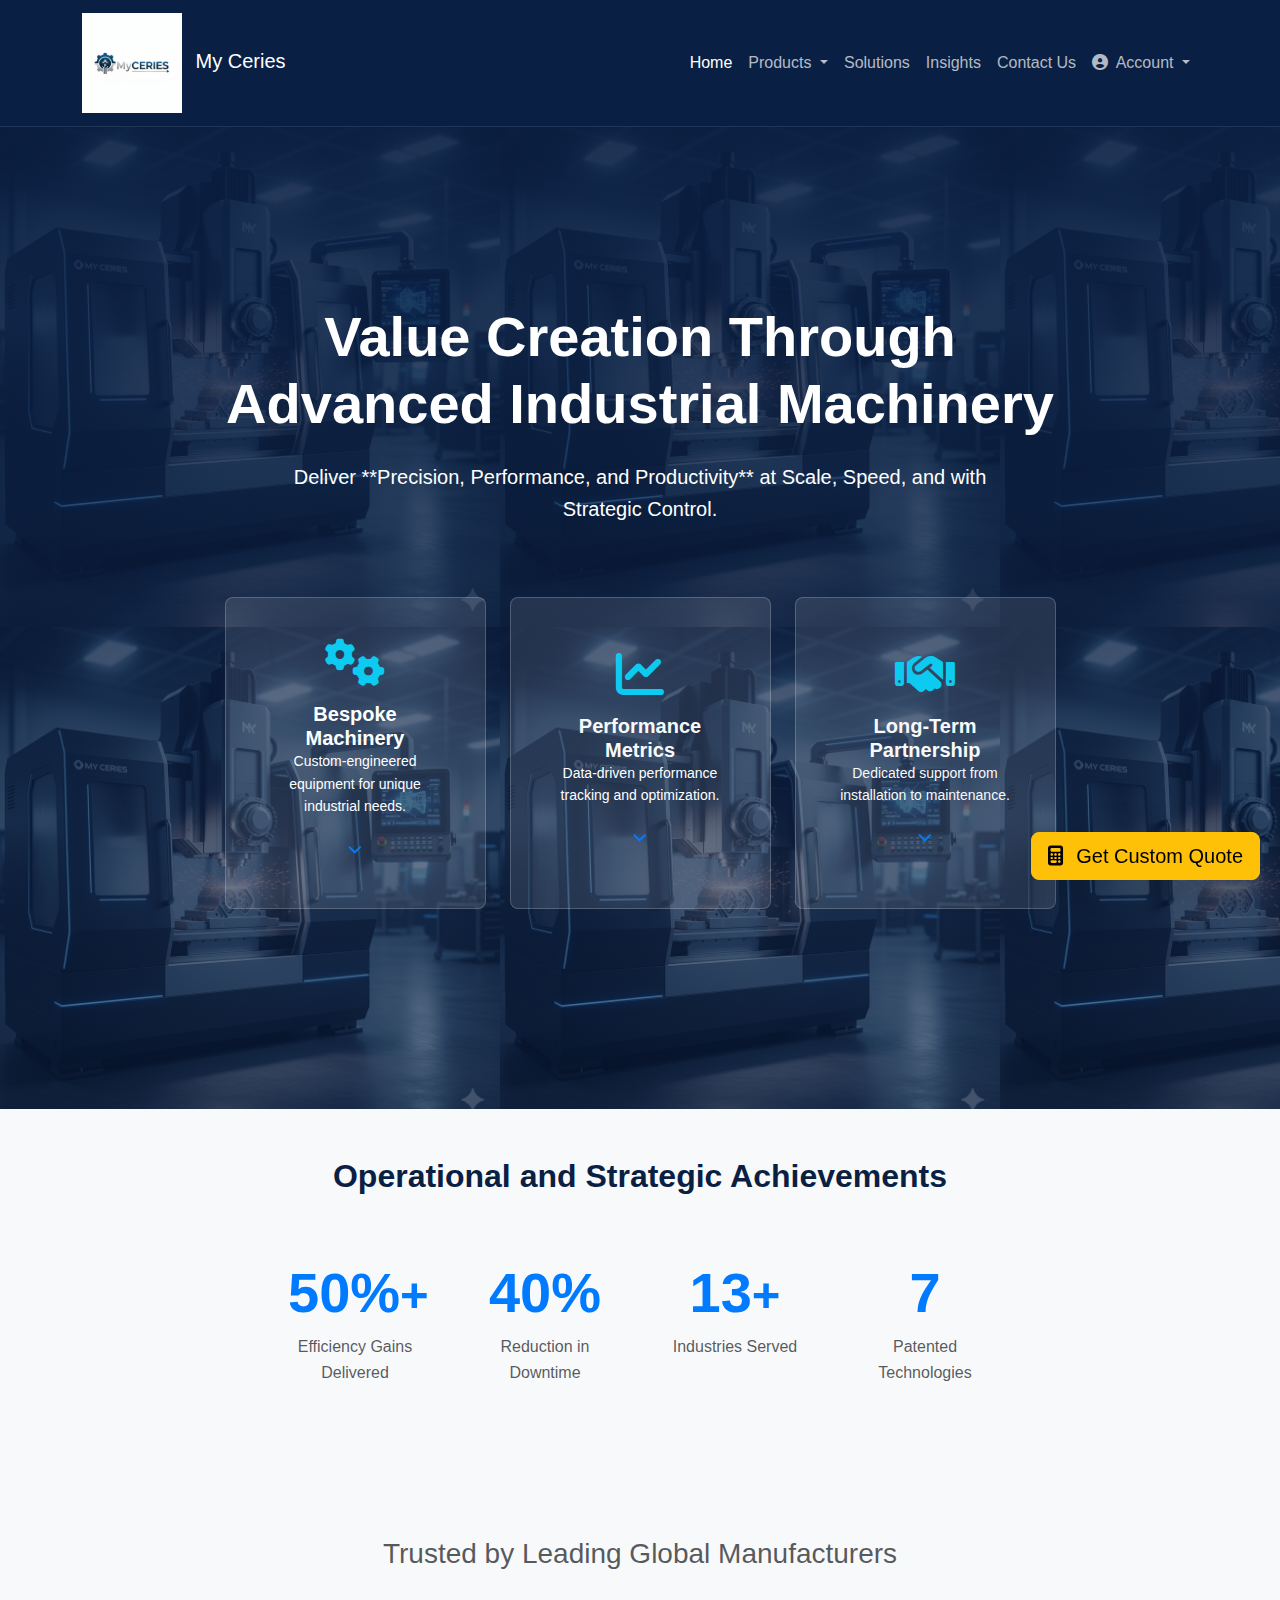
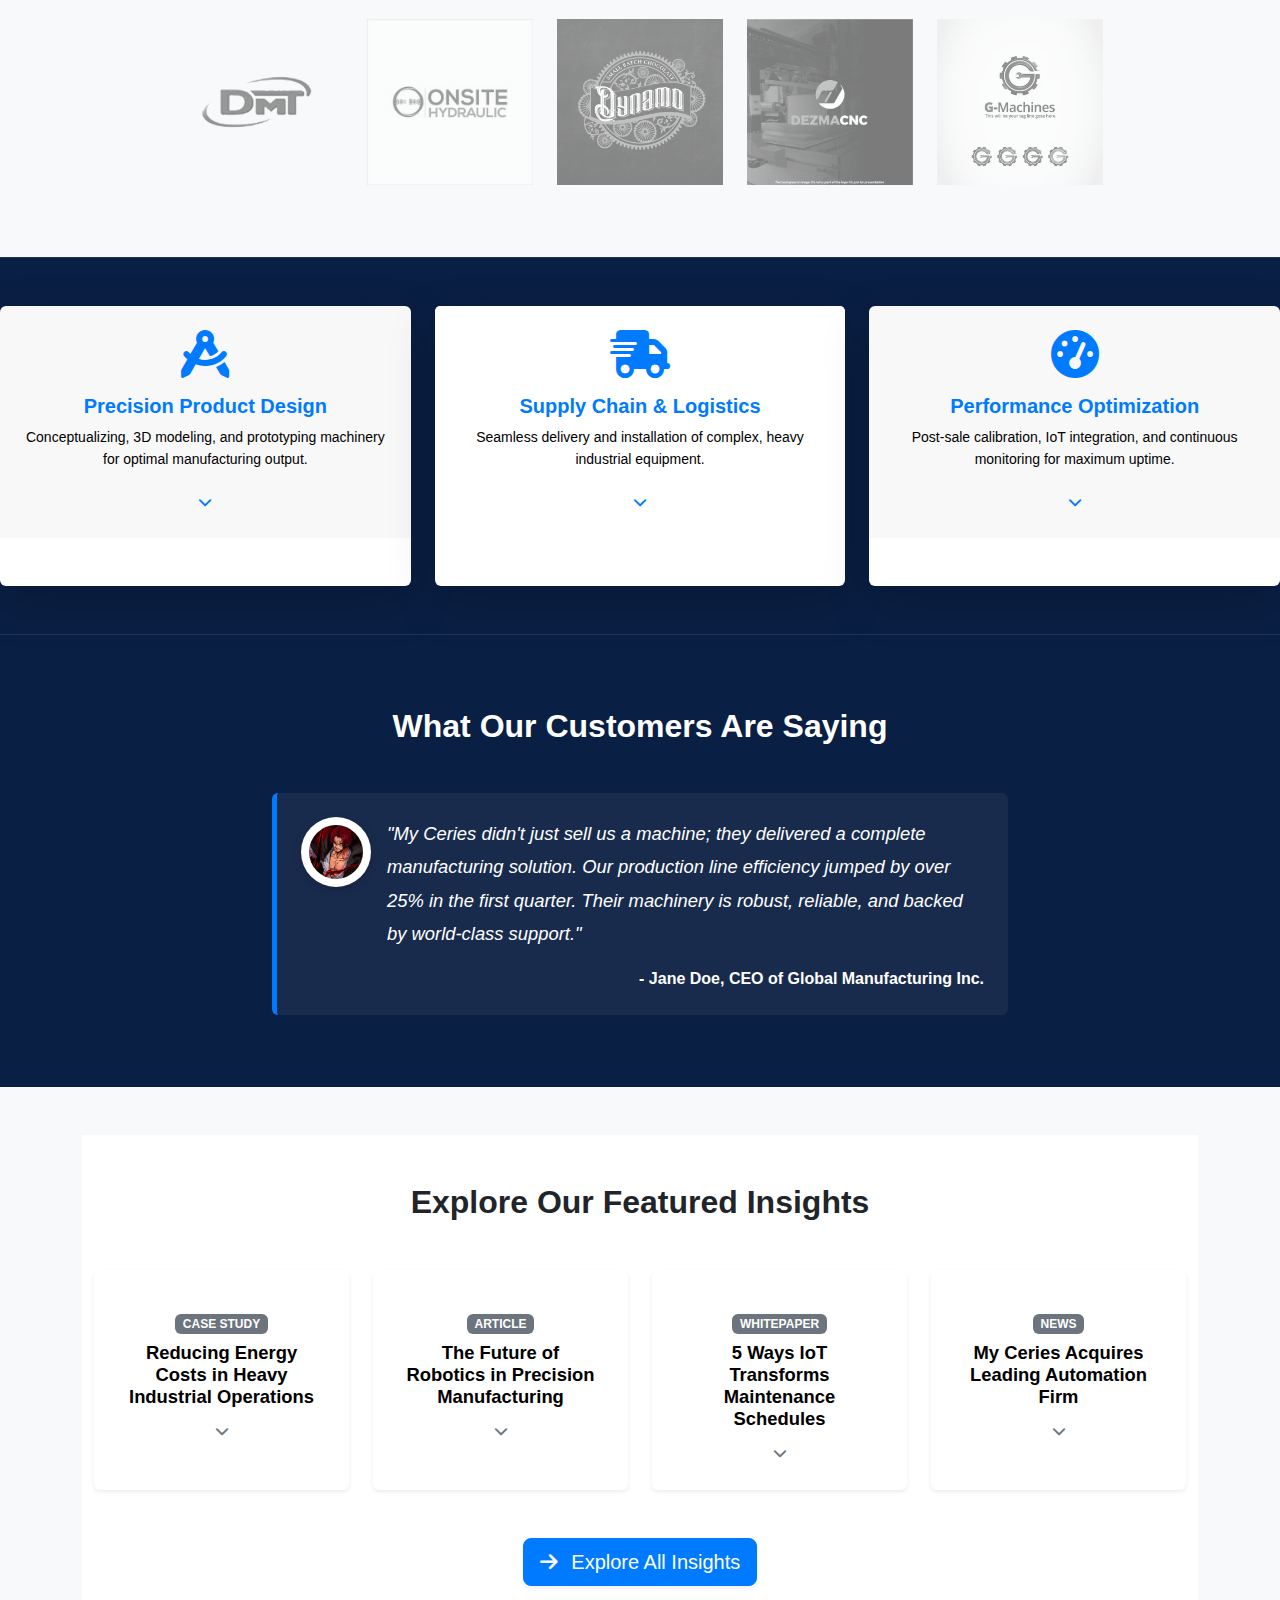
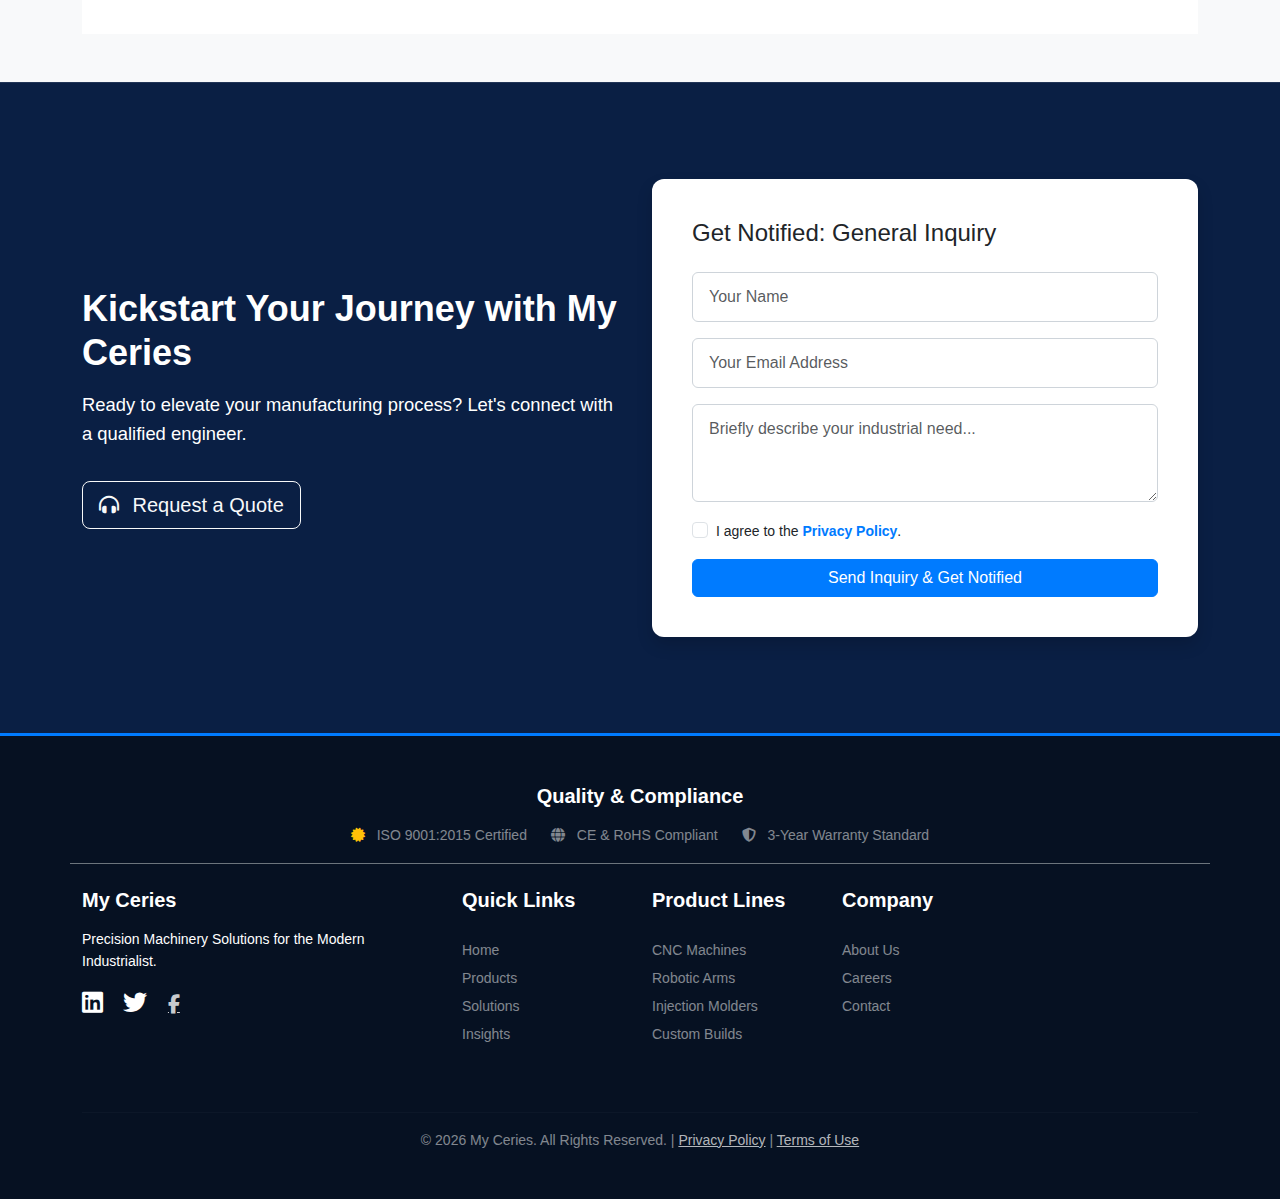
<file: index.html>
<!DOCTYPE html>
<html lang="en">
<head>
    <meta charset="UTF-8">
    <meta name="viewport" content="width=device-width, initial-scale=1.0">
    <title>My Ceries - Precision Machinery Solutions</title>
    
<link href="https://cdn.jsdelivr.net/npm/bootstrap@5.3.3/dist/css/bootstrap.min.css" rel="stylesheet" integrity="sha384-QWTKZyjpPEjISv5WaRU9OFeRpok6YctnYmDr5pNlyT2bRjXh0JMhjY6hW+ALEwIH" crossorigin="anonymous">
    
<link rel="stylesheet" href="https://cdnjs.cloudflare.com/ajax/libs/font-awesome/6.5.2/css/all.min.css">
    
<link rel="stylesheet" href="style.css">
</head>
<body>

    
<nav class="navbar navbar-expand-lg navbar-dark bg-dark sticky-top">
        <div class="container">
            <a class="navbar-brand" href="index.html">
                <img src="images/logo1 (2).png" alt="My Ceries Logo" height="100" class="d-inline-block align-text-middle">

                <span class="ms-2">My Ceries</span>
            </a>
            <button class="navbar-toggler" type="button" data-bs-toggle="collapse" data-bs-target="#navbarNav" aria-controls="navbarNav" aria-expanded="false" aria-label="Toggle navigation">
                <span class="navbar-toggler-icon"></span>
            </button>
            <div class="collapse navbar-collapse justify-content-end" id="navbarNav">
                <ul class="navbar-nav">
                    <li class="nav-item"><a class="nav-link active" aria-current="page" href="#hero">Home</a></li>
                    
                    <li class="nav-item dropdown">
                        <a class="nav-link dropdown-toggle" href="#" id="productsDropdown" role="button" data-bs-toggle="dropdown" aria-expanded="false">
                            Products
                        </a>
                        <ul class="dropdown-menu dropdown-menu-dark" aria-labelledby="productsDropdown">
                            <li><a class="dropdown-item" href="cnc-milling.html">CNC Milling Machines</a></li>
                            <li><a class="dropdown-item" href="high-speed-robotics.html">High-Speed Robotics</a></li>
                            <li><a class="dropdown-item" href="precision-laser-cutters.html">Precision Laser Cutters</a></li>
                            <li><hr class="dropdown-divider"></li>
                            <li><a class="dropdown-item" href="#">View All Products</a></li>
                        </ul>
                    </li>
                    
                    <li class="nav-item"><a class="nav-link" href="index.html#services">Solutions</a></li>
                    <li class="nav-item"><a class="nav-link" href="#insights">Insights</a></li>
                    <li class="nav-item"><a class="nav-link" href="contact-inquiry.html">Contact Us</a></li>
                    <li class="nav-item dropdown" id="accountNavItem">
                <a class="nav-link dropdown-toggle" href="#" id="accountDropdown" role="button" data-bs-toggle="dropdown" aria-expanded="false">
                    <i class="fas fa-user-circle me-1"></i> Account
                </a>
                <ul class="dropdown-menu dropdown-menu-dark dropdown-menu-end" aria-labelledby="accountDropdown">
                    <li><a class="dropdown-item" href="account.html">
                        <i class="fas fa-sign-in-alt me-2"></i> Client Login
                    </a></li>
                    <li><a class="dropdown-item" href="account.html">
                        <i class="fas fa-user-plus me-2"></i> Register New
                    </a></li>
                    <li><hr class="dropdown-divider"></li>
                    <li><a class="dropdown-item" href="dashboard.html"><i class="fas fa-chart-bar me-2"></i> Dashboard</a></li>
                </ul>
            </div>
        </div>
    </nav>

    
<header id="hero" class="hero-section text-white text-center py-5">
        <div class="container py-5">
            <h1 class="display-5 fw-bold mb-4">Value Creation Through Advanced Industrial Machinery</h1>
            <p class="lead mb-5">Deliver **Precision, Performance, and Productivity** at Scale, Speed, and with Strategic Control.</p>
            <div class="row pt-4 justify-content-center">
                <div class="col-lg-3 col-md-6 mb-4">
                    <div class="feature-box p-3">
                        <!-- <i class="fas fa-cogs fa-2x mb-2"></i> -->
                        <!-- <h5>Bespoke Machinery</h5>
                        <p class="small m-0">Custom-engineered equipment for unique industrial needs.</p> -->
                        <div class="card-header bg-blue text-white text-center border-0 p-4" data-bs-toggle="collapse" data-bs-target="#collapseBespokeContent" aria-expanded="false" aria-controls="collapseBespokeContent" style="cursor: pointer;">
                    <i class="fas fa-cogs fa-3x mb-3 text-info"></i>
                    <h5 class="card-title fw-bold">Bespoke Machinery</h5>
                    <p class="small text-white mb-3">Custom-engineered equipment for unique industrial needs.</p>
                    <i class="fas fa-chevron-down small expand-icon mt-2"></i>
                </div>
                
                <div id="collapseBespokeContent" class="collapse">
                    <div class="card-body text-start border-top border-secondary pt-4 bg-dark">
                        <p class="small">Our engineering team designs and builds complete, integrated systems tailored to your facility layout.</p>
                        <ul class="small list-unstyled">
                            <li><i class="fas fa-check-circle text-info me-2"></i> Full System Design</li>
                            <li><i class="fas fa-check-circle text-info me-2"></i> Material Specification</li>
                        </ul>
                        <a href="contact-inquiry.html" class="btn btn-sm btn-outline-info w-100 mt-3">Design Consultation</a>
                    </div>
                </div>
                    </div>
                </div>
                <div class="col-lg-3 col-md-6 mb-4">
                    <div class="feature-box p-3">
                        <!-- <i class="fas fa-chart-bar fa-2x mb-2"></i>
                        <h5>Performance Metrics</h5>
                        <p class="small m-0">Data-driven performance tracking and optimization.</p> -->
                        <div class="card-header bg-bluetext-whiteborder-0 p-4" data-bs-toggle="collapse" data-bs-target="#collapseMetricsContent" aria-expanded="false" aria-controls="collapseMetricsContent" style="cursor: pointer;">
                    <i class="fas fa-chart-line fa-3x mb-3 text-info"></i>
                    <h5 class="card-title fw-bold">Performance Metrics</h5>
                    <p class="small text-white mb-3">Data-driven performance tracking and optimization.</p>
                    <i class="fas fa-chevron-down small expand-icon mt-2"></i>
                </div>

                <div id="collapseMetricsContent" class="collapse">
                    <div class="card-body text-start border-top border-secondary pt-4 bg-dark">
                        <p class="small">Machines feed real-time data to your dashboard, allowing for proactive maintenance planning and bottleneck identification.</p>
                        <ul class="small list-unstyled">
                            <li><i class="fas fa-check-circle text-info me-2"></i> Real-Time Monitoring</li>
                            <li><i class="fas fa-check-circle text-info me-2"></i> Predictive Maintenance</li>
                        </ul>
                        <a href="dashboard.html" class="btn btn-sm btn-outline-info w-100 mt-3">View Live Demo Dashboard</a>
                    </div>
                </div>
                    </div>
                </div>
                <div class="col-lg-3 col-md-6 mb-4">
                    <div class="feature-box p-3">
                        <!-- <i class="fas fa-handshake fa-2x mb-2"></i>
                        <h5>Long-Term Partnership</h5>
                        <p class="small m-0">Dedicated support from installation to maintenance.</p> -->
                         <div class="card-header bg-bluetext-white border-0 p-4" data-bs-toggle="collapse" data-bs-target="#collapsePartnershipContent" aria-expanded="false" aria-controls="collapsePartnershipContent" style="cursor: pointer;">
                    <i class="fas fa-handshake fa-3x mb-3 text-info"></i>
                    <h5 class="card-title fw-bold">Long-Term Partnership</h5>
                    <p class="small text-whitemb-3">Dedicated support from installation to maintenance.</p>
                    <i class="fas fa-chevron-down small expand-icon mt-2"></i>
                </div>

                <div id="collapsePartnershipContent" class="collapse">
                    <div class="card-body text-start border-top border-secondary pt-4 bg-dark">
                        <p class="small">We offer continuous operational support and training for your technical teams throughout the entire lifecycle of your equipment.</p>
                        <ul class="small list-unstyled">
                            <li><i class="fas fa-check-circle text-info me-2"></i> 24/7 Priority Support</li>
                            <li><i class="fas fa-check-circle text-info me-2"></i> Operator Training Programs</li>
                        </ul>
                        <a href="contact-inquiry.html" class="btn btn-sm btn-outline-info w-100 mt-3">Service Plans & Support</a>
                    </div>
                </div>
                    </div>
                </div>
            </div>
        </div>
    </header>

    
<section class="achievements-section py-5 text-center">
        <div class="container">
            <h2 class="mb-5">Operational and Strategic Achievements</h2>
            <div class="row justify-content-center">
                <div class="col-lg-2 col-md-4 col-6 mb-4">
                    <div class="achievement-item">
                        <h3 class="display-4 fw-bold text-primary">50%<small>+</small></h3>
                        <p class="text-muted">Efficiency Gains Delivered</p>
                    </div>
                </div>
                <div class="col-lg-2 col-md-4 col-6 mb-4">
                    <div class="achievement-item">
                        <h3 class="display-4 fw-bold text-primary">40%</h3>
                        <p class="text-muted">Reduction in Downtime</p>
                    </div>
                </div>
                <div class="col-lg-2 col-md-4 col-6 mb-4">
                    <div class="achievement-item">
                        <h3 class="display-4 fw-bold text-primary">13<small>+</small></h3>
                        <p class="text-muted">Industries Served</p>
                    </div>
                </div>
                <div class="col-lg-2 col-md-4 col-6 mb-4">
                    <div class="achievement-item">
                        <h3 class="display-4 fw-bold text-primary">7</h3>
                        <p class="text-muted">Patented Technologies</p>
                    </div>
                </div>
            </div>
        </div>
    </section>

    <section class="client-logos-section py-5 bg-light text-center">
        <div class="container">
            <h3 class="mb-5 text-muted">Trusted by Leading Global Manufacturers</h3>
            <div class="row align-items-center justify-content-center">
                <div class="col-md-2 col-4 mb-4"><img src="images/logo1.png" alt="Client 1" class="img-fluid opacity-50" style="max-height: 600px; filter: grayscale(100%);"></div>
                <div class="col-md-2 col-4 mb-4"><img src="images/logo2.jpg" alt="Client 2" class="img-fluid opacity-50" style="max-height: 600px; filter: grayscale(100%);"></div>
                <div class="col-md-2 col-4 mb-4"><img src="images/logo3.jpg" alt="Client 3" class="img-fluid opacity-50" style="max-height: 600px; filter: grayscale(100%);"></div>
                <div class="col-md-2 col-4 mb-4"><img src="images/logo4.png" alt="Client 4" class="img-fluid opacity-50" style="max-height: 600px; filter: grayscale(100%);"></div>
                <div class="col-md-2 col-4 mb-4"><img src="images/logo5.jpg" alt="Client 5" class="img-fluid opacity-50" style="max-height: 600px; filter: grayscale(100%);"></div>
            </div>
        </div>
    </section>

    
<section id="services" class="services-section py-5 text-center">
        <div class="row justify-content-center g-4">
        
        <div class="col-md-4">
            <div class="card shadow-lg border-0 bg-white text-dark feature-card" id="cardDesign">
                
                <div class="card-header bg-blue text-center border-0 p-4" data-bs-toggle="collapse" data-bs-target="#collapseDesignContent" aria-expanded="false" aria-controls="collapseDesignContent" style="cursor: pointer;">
                    
                    <i class="fas fa-drafting-compass fa-3x mb-3 text-primary"></i> 
                    <h5 class="card-title fw-bold text-primary">Precision Product Design</h5>
                    <p class="small text-black mb-3">Conceptualizing, 3D modeling, and prototyping machinery for optimal manufacturing output.</p>
                    <i class="fas fa-chevron-down small expand-icon mt-2 text-primary"></i>
                </div>
                
                <div id="collapseDesignContent" class="collapse">
                    <div class="card-body text-start border-top pt-4 bg-light">
                        <p class="small text-secondary">We leverage advanced CAD/CAM software to simulate performance and create production-ready blueprints, minimizing design iterations and waste.</p>
                        <ul class="small list-unstyled text-secondary">
                            <li><i class="fas fa-check-circle text-success me-2"></i> FEA Stress Analysis</li>
                            <li><i class="fas fa-check-circle text-success me-2"></i> Rapid Prototyping & Testing</li>
                            <li><i class="fas fa-check-circle text-success me-2"></i> Digital Twin Creation</li>
                        </ul>
                        <a href="contact-inquiry.html" class="btn btn-sm btn-primary w-100 mt-3">Start Your Design Project</a>
                    </div>
                </div>
            </div>
        </div>

        <div class="col-md-4">
            <div class="card shadow-lg border-0 bg-white text-dark feature-card" id="cardLogistics">

                <div class="card-header bg-white text-center border-0 p-4" data-bs-toggle="collapse" data-bs-target="#collapseLogisticsContent" aria-expanded="false" aria-controls="collapseLogisticsContent" style="cursor: pointer;">
                    
                    <i class="fas fa-shipping-fast fa-3x mb-3 text-primary"></i>
                    <h5 class="card-title fw-bold text-primary">Supply Chain & Logistics</h5>
                    <p class="small text-black mb-3">Seamless delivery and installation of complex, heavy industrial equipment.</p>
                    <i class="fas fa-chevron-down small expand-icon mt-2 text-primary"></i>
                </div>

                <div id="collapseLogisticsContent" class="collapse">
                    <div class="card-body text-start border-top pt-4 bg-light">
                        <p class="small text-secondary">We manage the entire process from factory floor to your site, including customs clearance, specialized rigging, and final setup by certified technicians.</p>
                        <ul class="small list-unstyled text-secondary">
                            <li><i class="fas fa-check-circle text-success me-2"></i> Global Compliance Management</li>
                            <li><i class="fas fa-check-circle text-success me-2"></i> On-Site Installation & Calibration</li>
                            <li><i class="fas fa-check-circle text-success me-2"></i> Real-Time Shipment Tracking</li>
                        </ul>
                        <a href="contact-inquiry.html" class="btn btn-sm btn-primary w-100 mt-3">Inquire About Delivery</a>
                    </div>
                </div>
            </div>
        </div>

        <div class="col-md-4">
            <div class="card shadow-lg border-0 bg-white text-dark feature-card" id="cardOptimization">

                <div class="card-header bg-blue text-center border-0 p-4" data-bs-toggle="collapse" data-bs-target="#collapseOptimizationContent" aria-expanded="false" aria-controls="collapseOptimizationContent" style="cursor: pointer;">
                    
                    <i class="fas fa-tachometer-alt fa-3x mb-3 text-primary"></i>
                    <h5 class="card-title fw-bold text-primary">Performance Optimization</h5>
                    <p class="small text-black mb-3">Post-sale calibration, IoT integration, and continuous monitoring for maximum uptime.</p>
                    <i class="fas fa-chevron-down small expand-icon mt-2 text-primary"></i>
                </div>

                <div id="collapseOptimizationContent" class="collapse">
                    <div class="card-body text-start border-top pt-4 bg-blue">
                        <p class="small text-secondary">Our digital services team ensures your machinery is running at peak efficiency using data-driven insights and AI-powered predictive maintenance alerts.</p>
                        <ul class="small list-unstyled text-secondary">
                            <li><i class="fas fa-check-circle text-success me-2"></i> Remote Diagnostic Service</li>
                            <li><i class="fas fa-check-circle text-success me-2"></i> OEE and KPI Tracking</li>
                            <li><i class="fas fa-check-circle text-success me-2"></i> Software Update Management</li>
                        </ul>
                        <a href="dashboard.html" class="btn btn-sm btn-primary w-100 mt-3">View Monitoring Demo</a>
                    </div>
                </div>
            </div>
        </div>
    </div>
    </section>

    
<section class="testimonials-section py-5 text-white">
        <div class="container py-4">
            <h2 class="text-center mb-5">What Our Customers Are Saying</h2>
            <div class="row justify-content-center">
                <div class="col-lg-8">
                    <div class="testimonial-box p-4 rounded">
                        <div class="d-flex align-items-start mb-3">
                            <img src="images/client1.jpg" alt="Client Logo" class="client-logo me-3">
                            <p class="m-0 lead fst-italic">"My Ceries didn't just sell us a machine; they delivered a complete manufacturing solution. Our production line efficiency jumped by over 25% in the first quarter. Their machinery is robust, reliable, and backed by world-class support."</p>
                        </div>
                        <p class="text-end fw-bold mb-0">- Jane Doe, CEO of Global Manufacturing Inc.</p>
                    </div>
                </div>
            </div>
        </div>
    </section>

    
<section id="insights" class="insights-section py-5 text-center">
        <div class="container">
        <section class="container py-5 bg-white">
    <h2 class="text-center mb-5 text-dark">Explore Our Featured Insights</h2>
    
    <div class="row justify-content-center g-4">
        
        <div class="col-lg-3 col-md-6">
            <div class="card h-100 shadow-sm border-0 insight-card" id="cardCaseStudy">
                
                <div class="card-header bg-white text-center border-0 pt-4" data-bs-toggle="collapse" data-bs-target="#collapseCaseStudy" aria-expanded="false" aria-controls="collapseCaseStudy" style="cursor: pointer;">
                    <span class="badge bg-secondary mb-2">CASE STUDY</span>
                    <h5 class="card-title fw-bold text-black">Reducing Energy Costs in Heavy Industrial Operations</h5>
                    <i class="fas fa-chevron-down small expand-icon mt-2 text-secondary"></i>
                </div>
                
                <div id="collapseCaseStudy" class="collapse">
                    <div class="card-body text-start border-top pt-3 bg-light">
                        <p class="small text-secondary">A detailed look at how predictive maintenance reduced idle time by 15% and cut annual energy expenditure by $1.2M at Hexatech Dynamics.</p>
                        <a href="#" class="btn btn-sm btn-outline-primary w-100 mt-2">Read More</a>
                    </div>
                </div>
            </div>
        </div>

        <div class="col-lg-3 col-md-6">
            <div class="card h-100 shadow-sm border-0 insight-card" id="cardArticle">

                <div class="card-header bg-white text-center border-0 pt-4" data-bs-toggle="collapse" data-bs-target="#collapseArticle" aria-expanded="false" aria-controls="collapseArticle" style="cursor: pointer;">
                    <span class="badge bg-secondary mb-2">ARTICLE</span>
                    <h5 class="card-title fw-bold text-black">The Future of Robotics in Precision Manufacturing</h5>
                    <i class="fas fa-chevron-down small expand-icon mt-2 text-secondary"></i>
                </div>

                <div id="collapseArticle" class="collapse">
                    <div class="card-body text-start border-top pt-3 bg-light">
                        <p class="small text-secondary">We explore how integrated AI and lightweight materials are driving the next generation of industrial automation for companies like RoboSys Automation.</p>
                        <a href="#" class="btn btn-sm btn-outline-primary w-100 mt-2">Read More</a>
                    </div>
                </div>
            </div>
        </div>

        <div class="col-lg-3 col-md-6">
            <div class="card h-100 shadow-sm border-0 insight-card" id="cardWhitepaper">

                <div class="card-header bg-white text-center border-0 pt-4" data-bs-toggle="collapse" data-bs-target="#collapseWhitepaper" aria-expanded="false" aria-controls="collapseWhitepaper" style="cursor: pointer;">
                    <span class="badge bg-secondary mb-2">WHITEPAPER</span>
                    <h5 class="card-title fw-bold text-black">5 Ways IoT Transforms Maintenance Schedules</h5>
                    <i class="fas fa-chevron-down small expand-icon mt-2 text-secondary"></i>
                </div>

                <div id="collapseWhitepaper" class="collapse">
                    <div class="card-body text-start border-top pt-3 bg-light">
                        <p class="small text-secondary">A deep dive into sensor integration, cloud analytics, and the shift from reactive to fully predictive maintenance across the manufacturing sector.</p>
                        <a href="#" class="btn btn-sm btn-primary w-100 mt-2">Download Now</a>
                    </div>
                </div>
            </div>
        </div>
        
        <div class="col-lg-3 col-md-6">
            <div class="card h-100 shadow-sm border-0 insight-card" id="cardNews">

                <div class="card-header bg-white text-center border-0 pt-4" data-bs-toggle="collapse" data-bs-target="#collapseNews" aria-expanded="false" aria-controls="collapseNews" style="cursor: pointer;">
                    <span class="badge bg-secondary mb-2">NEWS</span>
                    <h5 class="card-title fw-bold text-black">My Ceries Acquires Leading Automation Firm</h5>
                    <i class="fas fa-chevron-down small expand-icon mt-2 text-secondary"></i>
                </div>

                <div id="collapseNews" class="collapse">
                    <div class="card-body text-start border-top pt-3 bg-light">
                        <p class="small text-secondary">The acquisition of Quantum Innovate significantly expands our portfolio in AI-driven automation solutions and strengthens our global market position.</p>
                        <a href="#" class="btn btn-sm btn-primary w-100 mt-2">Read Announcement</a>
                    </div>
                </div>
            </div>
        </div>

    </div>
    
    <div class="text-center mt-5">
        <a href="insights.html" class="btn btn-lg btn-primary shadow-sm"><i class="fas fa-arrow-right me-2"></i> Explore All Insights</a>
    </div>
</section>
    </section>

    
<section id="contact-cta" class="cta-form-section py-5 text-white">
        <div class="container py-5">
            <div class="row align-items-center">
                <div class="col-lg-6 mb-4 mb-lg-0">
                    <h3 class="mb-3">Kickstart Your Journey with My Ceries</h3>
                    <p class="lead">Ready to elevate your manufacturing process? Let's connect with a qualified engineer.</p>
                    <a href="quote.html" class="btn btn-outline-light btn-lg mt-3"><i class="fas fa-headphones-alt me-2"></i> Request a Quote</a>
                </div>
                <div class="col-lg-6">
                    <form class="p-4 rounded bg-white shadow" id="emailNotificationForm">
                        <h4 class="text-dark mb-4">Get Notified: General Inquiry</h4>
                        <div class="mb-3">
                            <input type="text" name="name" class="form-control" placeholder="Your Name" required>
                        </div>
                        <div class="mb-3">
                            <input type="email" name="email" class="form-control" placeholder="Your Email Address" required>
                        </div>
                        <div class="mb-3">
                            <textarea name="message" class="form-control" rows="3" placeholder="Briefly describe your industrial need..."></textarea>
                        </div>
                        <div class="form-check mb-3">
                            <input class="form-check-input" type="checkbox" id="privacyCheckIndex" required>
                            <label class="form-check-label text-dark small" for="privacyCheckIndex">
                                I agree to the <a href="#" class="text-primary">Privacy Policy</a>.
                            </label>
                        </div>
                        <button type="submit" class="btn btn-primary w-100">Send Inquiry & Get Notified</button>
                    </form>
                </div>
            </div>
        </div>
    </section>
<footer class="footer-section py-5 text-white">
        <div class="container">
            <div class="row mb-4 pb-3 border-bottom border-secondary">
                <div class="col-12 text-center">
                    <h5 class="mb-3">Quality & Compliance</h5>
                    <div class="d-flex justify-content-center flex-wrap gap-4">
                        <div class="text-white-50 small"><i class="fas fa-certificate text-warning me-2"></i> ISO 9001:2015 Certified</div>
                        <div class="text-white-50 small"><i class="fas fa-globe me-2"></i> CE & RoHS Compliant</div>
                        <div class="text-white-50 small"><i class="fas fa-shield-alt me-2"></i> 3-Year Warranty Standard</div>
                    </div>
                </div>
            </div>
            <div class="row">
                <div class="col-lg-4 mb-4">
                    <h5 class="mb-3">My Ceries</h5>
                    <p class="small">Precision Machinery Solutions for the Modern Industrialist.</p>
                    <div class="social-icons mt-3">
                        <a href="#" class="text-white me-3"><i class="fab fa-linkedin fa-lg"></i></a>
                        <a href="#" class="text-white me-3"><i class="fab fa-twitter fa-lg"></i></a>
                        <a href="#" class="fab fa-facebook-f fa-lg"></i></a>
                    </div>
                </div>

                <div class="col-lg-2 col-md-4 mb-4">
                    <h5>Quick Links</h5>
                    <ul class="list-unstyled small">
                        <li><a href="#hero" class="text-white-50 text-decoration-none">Home</a></li>
                        <li><a href="cnc-milling.html" class="text-white-50 text-decoration-none">Products</a></li>
                        <li><a href="#services" class="text-white-50 text-decoration-none">Solutions</a></li>
                        <li><a href="#insights" class="text-white-50 text-decoration-none">Insights</a></li>
                    </ul>
                </div>

                <div class="col-lg-2 col-md-4 mb-4">
                    <h5>Product Lines</h5>
                    <ul class="list-unstyled small">
                        <li><a href="cnc-milling.html" class="text-white-50 text-decoration-none">CNC Machines</a></li>
                        <li><a href="#" class="text-white-50 text-decoration-none">Robotic Arms</a></li>
                        <li><a href="#" class="text-white-50 text-decoration-none">Injection Molders</a></li>
                        <li><a href="#" class="text-white-50 text-decoration-none">Custom Builds</a></li>
                    </ul>
                </div>

                <div class="col-lg-2 col-md-4 mb-4">
                    <h5>Company</h5>
                    <ul class="list-unstyled small">
                        <li><a href="#" class="text-white-50 text-decoration-none">About Us</a></li>
                        <li><a href="#" class="text-white-50 text-decoration-none">Careers</a></li>
                        <li><a href="contact.html" class="text-white-50 text-decoration-none">Contact</a></li>
                    </ul>
                </div>
            </div>
            <hr class="mt-4 mb-3">
            <div class="text-center small text-white-50">
                &copy; <span id="year"></span> My Ceries. All Rights Reserved. | <a href="#" class="text-white-50">Privacy Policy</a> | <a href="#" class="text-white-50">Terms of Use</a>
            </div>
        </div>
        <div class="sticky-cta">
        <a href="quote.html" class="btn btn-warning btn-lg shadow-lg">
            <i class="fas fa-calculator me-2"></i> Get Custom Quote
        </a>
    </div>

    <div class="cookie-banner" id="cookieConsentBanner">
        <div class="container d-flex justify-content-between align-items-center">
            <p class="mb-0 small me-3">
                This website uses essential cookies to ensure full site functionality and enhance your experience. By continuing, you agree to our <a href="#" class="text-info text-decoration-none">Privacy Policy</a>.
            </p>
            <button id="acceptCookies" class="btn btn-primary btn-sm flex-shrink-0">Accept & Close</button>
        </div>
    </div>
    </footer>


    
<script src="https://cdn.jsdelivr.net/npm/bootstrap@5.3.3/dist/js/bootstrap.bundle.min.js"></script>
<script>
    document.addEventListener('DOMContentLoaded', function() {
        const accountNavItem = document.getElementById('accountNavItem');
        const currentUserData = sessionStorage.getItem('currentUser');

        if (currentUserData) {
            const user = JSON.parse(currentUserData);
            const firstName = user.fullName.split(' ')[0]; // Get only the first name for brevity

            // Inject personalized dropdown HTML
            accountNavItem.innerHTML = `
                <a class="nav-link dropdown-toggle text-warning" href="#" id="loggedInDropdown" role="button" data-bs-toggle="dropdown" aria-expanded="false">
                    <i class="fas fa-user-circle me-1"></i> Welcome, ${firstName}!
                </a>
                <ul class="dropdown-menu dropdown-menu-dark dropdown-menu-end" aria-labelledby="loggedInDropdown">
                    <li><a class="dropdown-item" href="dashboard.html"><i class="fas fa-chart-bar me-2"></i> My Dashboard</a></li>
                    <li><a class="dropdown-item" href="profile.html"><i class="fas fa-cog me-2"></i> Account Settings</a></li>
                    <li><hr class="dropdown-divider"></li>
                    <li><a class="dropdown-item" href="#" id="navLogoutButton">
                        <i class="fas fa-sign-out-alt me-2"></i> Log Out
                    </a></li>
                </ul>
            `;

            // Add Logout handler to the new button
            const navLogoutButton = document.getElementById('navLogoutButton');
            if (navLogoutButton) {
                navLogoutButton.addEventListener('click', function(event) {
                    event.preventDefault();
                    sessionStorage.removeItem('currentUser');
                    alert('You have been successfully logged out.');
                    window.location.href = 'index.html'; // Redirect to refresh the navbar
                });
            }
        }
    });
    document.addEventListener('DOMContentLoaded', function() {
    // Select all clickable card headers
    const toggles = document.querySelectorAll('.card-header[data-bs-toggle="collapse"]');
    
    toggles.forEach(toggle => {
        // Find the specific content collapse element this toggle controls
        const targetId = toggle.getAttribute('data-bs-target');
        const collapseElement = document.querySelector(targetId);

        if (collapseElement) {
            // Set initial state based on the collapse content
            toggle.setAttribute('aria-expanded', collapseElement.classList.contains('show'));

            // Listen for the Bootstrap collapse events
            collapseElement.addEventListener('show.bs.collapse', function () {
                toggle.setAttribute('aria-expanded', 'true');
            });

            collapseElement.addEventListener('hide.bs.collapse', function () {
                toggle.setAttribute('aria-expanded', 'false');
            });
        }
    });
});

document.addEventListener('DOMContentLoaded', function() {
    // Select all clickable card headers
    const toggles = document.querySelectorAll('.card-header[data-bs-toggle="collapse"]');
    
    toggles.forEach(toggle => {
        const targetId = toggle.getAttribute('data-bs-target');
        const collapseElement = document.querySelector(targetId);

        if (collapseElement) {
            // Set initial state
            toggle.setAttribute('aria-expanded', collapseElement.classList.contains('show'));

            // Use Bootstrap events to update the attribute for CSS rotation
            collapseElement.addEventListener('show.bs.collapse', function () {
                toggle.setAttribute('aria-expanded', 'true');
            });

            collapseElement.addEventListener('hide.bs.collapse', function () {
                toggle.setAttribute('aria-expanded', 'false');
            });
        }
    });
});


document.addEventListener('DOMContentLoaded', function() {
    // Select all clickable card headers
    const toggles = document.querySelectorAll('.card-header[data-bs-toggle="collapse"]');
    
    toggles.forEach(toggle => {
        const targetId = toggle.getAttribute('data-bs-target');
        const collapseElement = document.querySelector(targetId);

        if (collapseElement) {
            // Set initial state
            toggle.setAttribute('aria-expanded', collapseElement.classList.contains('show'));

            // Use Bootstrap events to update the attribute for CSS rotation
            collapseElement.addEventListener('show.bs.collapse', function () {
                toggle.setAttribute('aria-expanded', 'true');
            });

            collapseElement.addEventListener('hide.bs.collapse', function () {
                toggle.setAttribute('aria-expanded', 'false');
            });
        }
    });
});
</script>
<script src="script.js"></script>

</body>
</html>
</file>
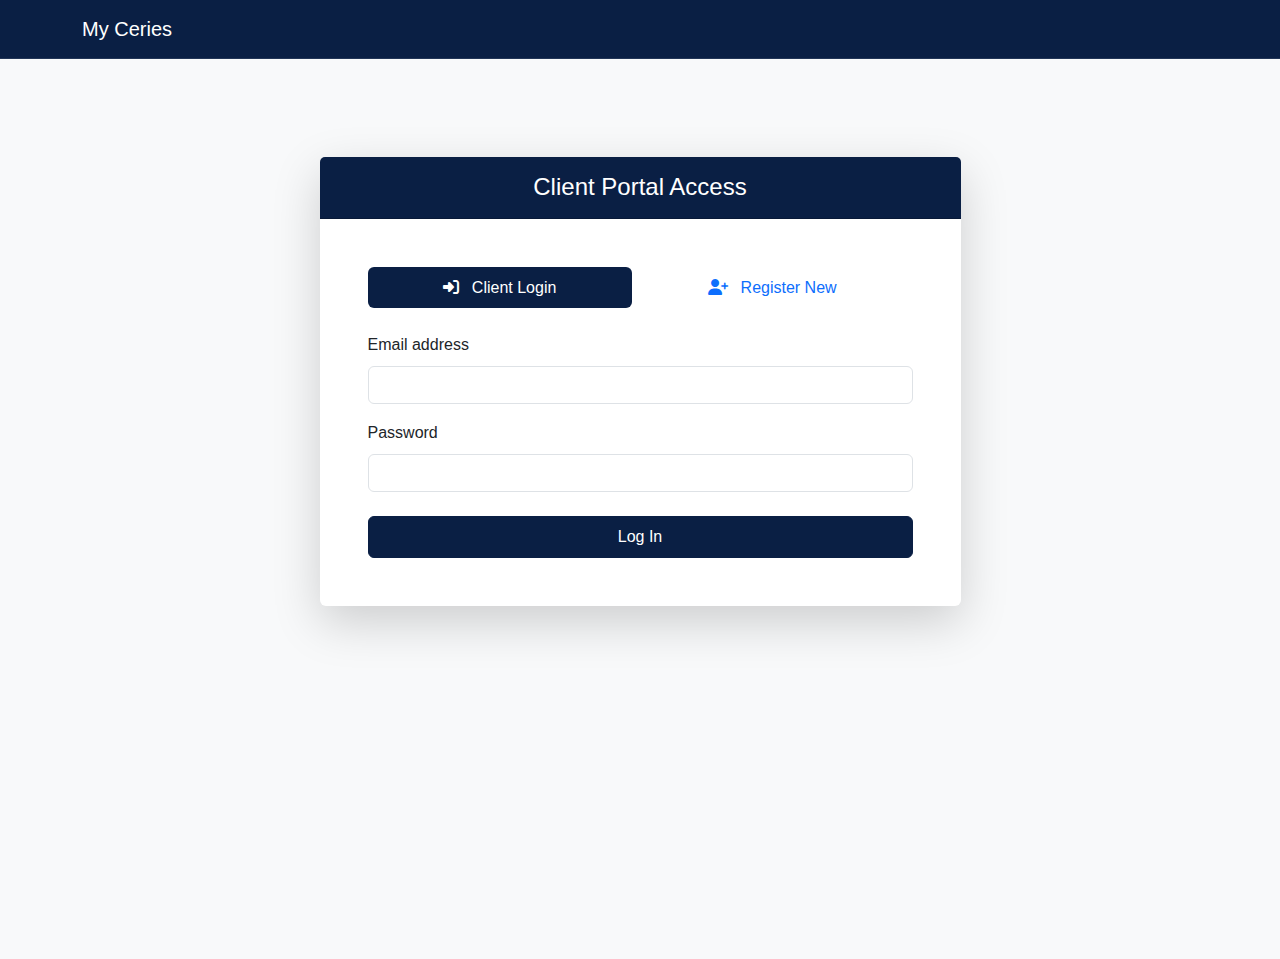
<file: account.html>
<!DOCTYPE html>
<html lang="en">
<head>
    <meta charset="UTF-8">
    <meta name="viewport" content="width=device-width, initial-scale=1.0">
    <title>Client Portal - Login & Register</title>
    
    <link href="https://cdn.jsdelivr.net/npm/bootstrap@5.3.3/dist/css/bootstrap.min.css" rel="stylesheet">
    <link rel="stylesheet" href="https://cdnjs.cloudflare.com/ajax/libs/font-awesome/6.5.2/css/all.min.css">
    <link rel="stylesheet" href="style.css"> 

    <style>
        :root { --primary-blue: #0A1F44; }
        .bg-dark-custom { background-color: var(--primary-blue) !important; }
        .account-container { 
            min-height: 100vh; 
            background-color: #f8f9fa; /* Light background for the page */
            padding-top: 50px;
        }
        .nav-link.active {
            background-color: var(--primary-blue) !important;
            color: white !important;
        }
    </style>
</head>
<body>

    <nav class="navbar navbar-expand-lg navbar-dark bg-dark-custom sticky-top">
        <div class="container">
            <a class="navbar-brand" href="index.html">My Ceries</a>
            </div>
    </nav>
    <div class="account-container container">
        <div class="row justify-content-center">
            <div class="col-md-9 col-lg-7">
                <div class="card shadow-lg border-0 my-5">
                    
                    <div class="card-header bg-dark-custom text-white text-center">
                        <h4 class="mb-0 py-2">Client Portal Access</h4>
                    </div>

                    <div class="card-body p-4 p-md-5">
                        
                        <ul class="nav nav-pills nav-fill mb-4" id="pills-tab" role="tablist">
                            <li class="nav-item" role="presentation">
                                <button class="nav-link active" id="login-tab" data-bs-toggle="pill" data-bs-target="#login" type="button" role="tab" aria-controls="login" aria-selected="true">
                                    <i class="fas fa-sign-in-alt me-2"></i> Client Login
                                </button>
                            </li>
                            <li class="nav-item" role="presentation">
                                <button class="nav-link" id="register-tab" data-bs-toggle="pill" data-bs-target="#register" type="button" role="tab" aria-controls="register" aria-selected="false">
                                    <i class="fas fa-user-plus me-2"></i> Register New
                                </button>
                            </li>
                        </ul>

                        <div class="tab-content" id="pills-tabContent">
                            
                            <div class="tab-pane fade show active" id="login" role="tabpanel" aria-labelledby="login-tab">
                                <form id="loginForm" class="needs-validation" novalidate>
                                    <div class="mb-3">
                                        <label for="username" class="form-label">Email address</label>
                                        <input type="email" class="form-control" id="username" required>
                                        <div class="invalid-feedback">Please enter a valid email address.</div>
                                    </div>
                                    <div class="mb-4">
                                        <label for="password" class="form-label">Password</label>
                                        <input type="password" class="form-control" id="password" required>
                                        <div class="invalid-feedback">Please enter your password.</div>
                                    </div>
                                    <button type="submit" class="btn btn-primary w-100 py-2">Log In</button>
                                </form>
                            </div>

                            <div class="tab-pane fade" id="register" role="tabpanel" aria-labelledby="register-tab">
                                <form id="registrationForm" class="needs-validation" novalidate>
                                    
                                    <div class="mb-3">
                                        <label for="companyName" class="form-label">Company Name</label>
                                        <input type="text" class="form-control" id="companyName" required>
                                        <div class="invalid-feedback">Company name is required.</div>
                                    </div>
                                    
                                    <div class="mb-3">
                                        <label for="fullName" class="form-label">Full Name</label>
                                        <input type="text" class="form-control" id="fullName" required>
                                        <div class="invalid-feedback">Your full name is required.</div>
                                    </div>
                                    
                                    <div class="mb-3">
                                        <label for="emailReg" class="form-label">Email Address (Primary Contact)</label>
                                        <input type="email" class="form-control" id="emailReg" required>
                                        <div class="invalid-feedback">A valid email address is required.</div>
                                    </div>
                                    
                                    <div class="mb-3">
                                        <label for="gender" class="form-label">Gender</label>
                                        <select class="form-select" id="gender" required>
                                            <option selected disabled value="">Select...</option>
                                            <option value="Male">Male</option>
                                            <option value="Female">Female</option>
                                            <option value="Non-binary">Non-binary</option>
                                            <option value="Prefer not to say">Prefer not to say</option>
                                        </select>
                                        <div class="invalid-feedback">Please select your gender.</div>
                                    </div>
                                    
                                    <div class="mb-3">
                                        <label for="contactNumber" class="form-label">Contact Number (Optional)</label>
                                        <input type="tel" class="form-control" id="contactNumber">
                                        <small class="text-muted">You can leave this field blank.</small>
                                    </div>
                                    
                                    <div class="mb-3">
                                        <label for="passwordReg" class="form-label">Password (Min 6 characters)</label>
                                        <input type="password" class="form-control" id="passwordReg" required minlength="6">
                                        <div class="invalid-feedback">Password must be at least 6 characters.</div>
                                    </div>
                                    
                                    <div class="mb-4">
                                        <label for="confirmPassword" class="form-label">Confirm Password</label>
                                        <input type="password" class="form-control" id="confirmPassword" required>
                                        <div class="invalid-feedback">Passwords must match.</div>
                                    </div>
                                    
                                    <button type="submit" class="btn btn-warning w-100 py-2">Register Account</button>
                                </form>
                            </div>
                        </div>

                    </div>
                </div>
            </div>
        </div>
    </div>

    <script src="https://cdn.jsdelivr.net/npm/bootstrap@5.3.3/dist/js/bootstrap.bundle.min.js"></script>
    <script src="account.js"></script> 
</body>
</html>
</file>
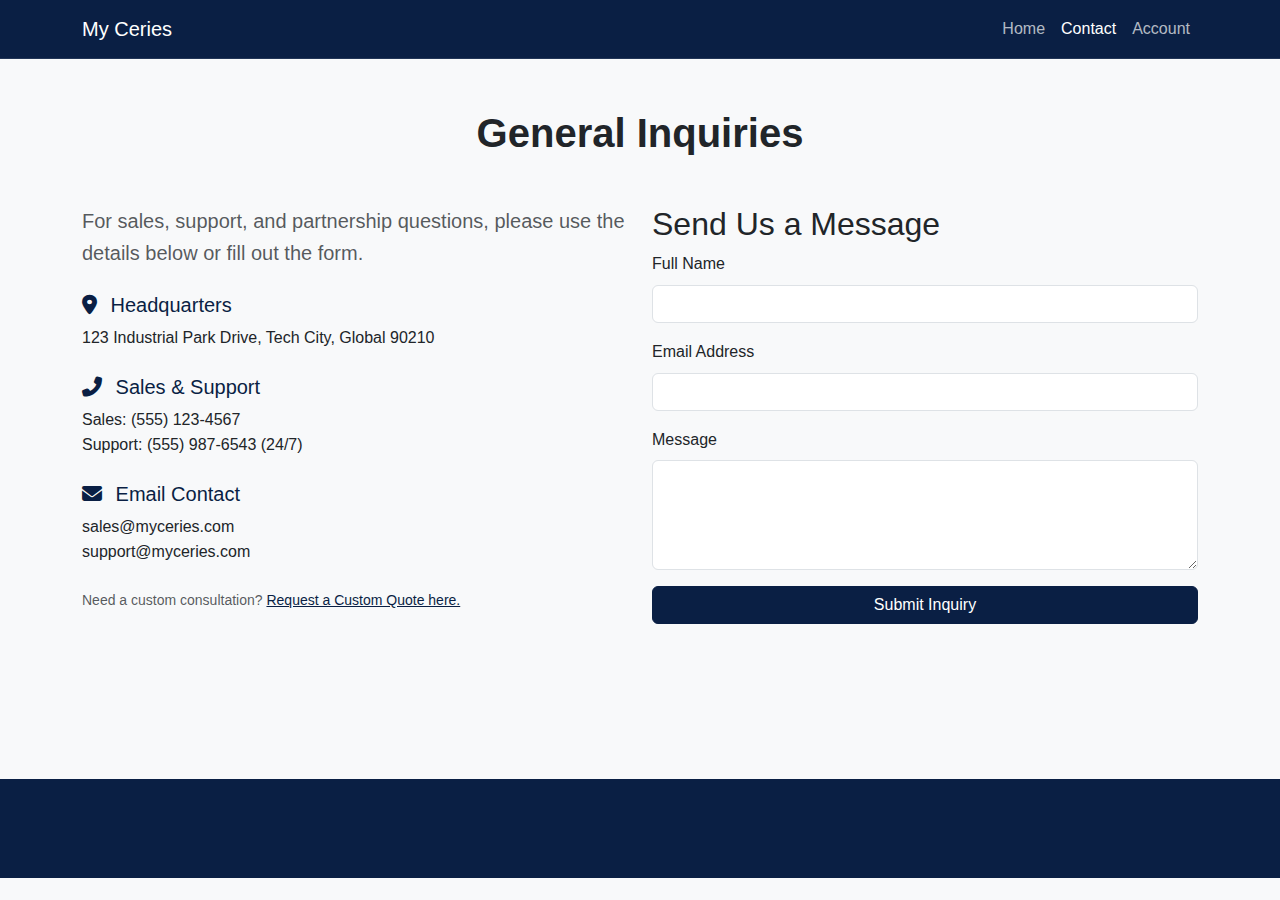
<file: contact-inquiry.html>
<!DOCTYPE html>
<html lang="en">
<head>
    <meta charset="UTF-8">
    <meta name="viewport" content="width=device-width, initial-scale=1.0">
    <title>Contact Us - My Ceries</title>
    
<link href="https://cdn.jsdelivr.net/npm/bootstrap@5.3.3/dist/css/bootstrap.min.css" rel="stylesheet">
    
<link rel="stylesheet" href="https://cdnjs.cloudflare.com/ajax/libs/font-awesome/6.5.2/css/all.min.css">
    
<link rel="stylesheet" href="style.css"> 

    <style>
        :root {
            --primary-blue: #0A1F44;
            --secondary-yellow: #FFC107;
        }
        .bg-dark { background-color: var(--primary-blue) !important; }
        .contact-page { padding-top: 50px; padding-bottom: 50px; min-height: 80vh; }
        .footer-section { background-color: var(--primary-blue); }
    </style>
</head>
<body>

    <nav class="navbar navbar-expand-lg navbar-dark bg-dark sticky-top">
        <div class="container">
            <a class="navbar-brand" href="index.html">My Ceries</a>
            <button class="navbar-toggler" type="button" data-bs-toggle="collapse" data-bs-target="#navbarNav" aria-controls="navbarNav" aria-expanded="false" aria-label="Toggle navigation">
                <span class="navbar-toggler-icon"></span>
            </button>
            <div class="collapse navbar-collapse justify-content-end" id="navbarNav">
                <ul class="navbar-nav">
                    <li class="nav-item"><a class="nav-link" href="index.html">Home</a></li>
                    <li class="nav-item"><a class="nav-link active" href="contact-inquiry.html">Contact</a></li>
                    <li class="nav-item"><a class="nav-link" href="account.html">Account</a></li>
                </ul>
            </div>
        </div>
    </nav>
    <section class="contact-page container">
        <h1 class="text-center mb-5 fw-bold">General Inquiries</h1>
        
        <div class="row justify-content-center">
            
            <div class="col-lg-6 mb-5">
                <p class="lead text-muted">For sales, support, and partnership questions, please use the details below or fill out the form.</p>
                
                <div class="mt-4">
                    <h5 class="text-primary"><i class="fas fa-map-marker-alt me-2"></i> Headquarters</h5>
                    <p>123 Industrial Park Drive, Tech City, Global 90210</p>
                </div>
                
                <div class="mt-4">
                    <h5 class="text-primary"><i class="fas fa-phone-alt me-2"></i> Sales & Support</h5>
                    <p>Sales: (555) 123-4567<br>Support: (555) 987-6543 (24/7)</p>
                </div>

                <div class="mt-4">
                    <h5 class="text-primary"><i class="fas fa-envelope me-2"></i> Email Contact</h5>
                    <p>sales@myceries.com<br>support@myceries.com</p>
                </div>
                
                <p class="mt-4 small text-muted">Need a custom consultation? <a href="quote.html" class="text-primary">Request a Custom Quote here.</a></p>
            </div>
            
            <div class="col-lg-6 mb-5">
                <h2>Send Us a Message</h2>
                <form id="inquiryForm" class="needs-validation" novalidate>
                    <div class="mb-3">
                        <label for="inquiryName" class="form-label">Full Name</label>
                        <input type="text" class="form-control" id="inquiryName" name="name" required>
                    </div>
                    <div class="mb-3">
                        <label for="inquiryEmail" class="form-label">Email Address</label>
                        <input type="email" class="form-control" id="inquiryEmail" name="email" required>
                    </div>
                    <div class="mb-3">
                        <label for="inquiryMessage" class="form-label">Message</label>
                        <textarea class="form-control" id="inquiryMessage" name="message" rows="4" required></textarea>
                    </div>
                    <button type="submit" class="btn btn-primary w-100">Submit Inquiry</button>
                </form>
            </div>

        </div>
    </section>
    <footer class="footer-section py-5 text-white">
        </footer>
    
<script src="https://cdn.jsdelivr.net/npm/bootstrap@5.3.3/dist/js/bootstrap.bundle.min.js"></script>
    
<script>
    // Add simple form submission handler for inquiryForm here if needed
</script>
</body>
</html>
</file>
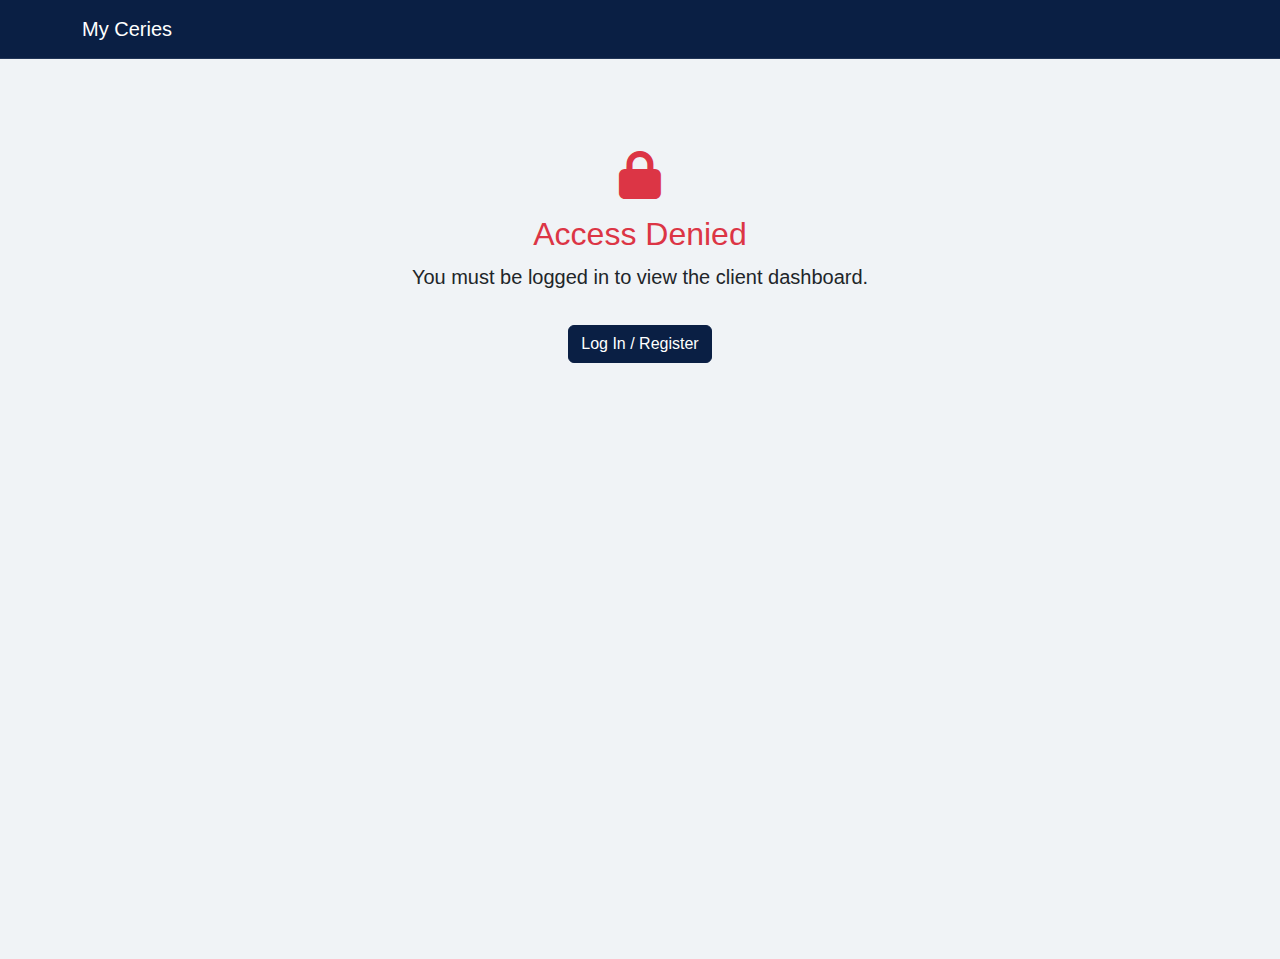
<file: dashboard.html>
<!-- <!DOCTYPE html>
<html lang="en">
<head>
    <meta charset="UTF-8">
    <meta name="viewport" content="width=device-width, initial-scale=1.0">
    <title>Dashboard - My Ceries Monitoring</title>
    
<link href="https://cdn.jsdelivr.net/npm/bootstrap@5.3.3/dist/css/bootstrap.min.css" rel="stylesheet">
    
<link rel="stylesheet" href="https://cdnjs.cloudflare.com/ajax/libs/font-awesome/6.5.2/css/all.min.css">
    
<link rel="stylesheet" href="style.css"> 

    <style>
        :root { --primary-blue: #0A1F44; }
        .dashboard-page {
            min-height: 100vh;
            background-color: #f8f9fa;
            padding-top: 50px;
        }
        .monitor-card {
            border-left: 5px solid var(--primary-blue);
        }
        .bg-dark {
            background-color: #0a1f44 !important; 
        }
        .logged-out-message {
            background-color: #fff;
            padding: 40px;
            border-radius: 8px;
            box-shadow: 0 4px 12px rgba(0, 0, 0, 0.1);
            text-align: center;
        }
        .audit-log-item {
            border-left: 3px solid #dee2e6;
            padding-left: 15px;
            margin-bottom: 10px;
        }
        /* Sticky CTA and Cookie Banner styles are assumed to be in style.css or removed from the dashboard */
    </style>
</head>
<body>

    <nav class="navbar navbar-expand-lg navbar-dark bg-dark sticky-top">
        <div class="container">
            <a class="navbar-brand" href="index.html">My Ceries | Monitoring</a>
            <button class="btn btn-sm btn-outline-light" id="logoutButton">Log Out</button>
        </div>
    </nav>

    <div class="dashboard-page container">
        
        <div id="contentPlaceholder">
            </div>

    </div>

    <script src="https://cdn.jsdelivr.net/npm/bootstrap@5.3.3/dist/js/bootstrap.bundle.min.js"></script>
    
<script>
    // Retrieves audit logs from localStorage (now defined locally for the dashboard)
    function getAuditLogs() {
        return JSON.parse(localStorage.getItem('auditLogs') || '[]');
    }

    document.addEventListener('DOMContentLoaded', function() {
        const contentPlaceholder = document.getElementById('contentPlaceholder');
        const logoutButton = document.getElementById('logoutButton');
        
        const currentUser = JSON.parse(sessionStorage.getItem('currentUser'));

        if (!currentUser) {
            // Access Denied (Code remains the same)
            contentPlaceholder.innerHTML = `
                <div class="row justify-content-center pt-5">
                    <div class="col-md-8">
                        <div class="logged-out-message">
                            <i class="fas fa-lock fa-3x text-danger mb-3"></i>
                            <h3>Access Denied</h3>
                            <p class="lead">Please log in to the Qualified Access Portal to view the dashboard.</p>
                            <a href="account.html" class="btn btn-primary btn-lg">Go to Login / Register</a>
                        </div>
                    </div>
                </div>
            `;
            logoutButton.style.display = 'none';
        } else {
            // User is Logged In (Dashboard View)
            
            const auditLogs = getAuditLogs();
            let logHtml = '<ul class="list-unstyled">';
            if (auditLogs.length > 0) {
                auditLogs.forEach(log => {
                    const icon = log.type === 'LOGIN' ? 'fas fa-sign-in-alt text-success' : 'fas fa-user-plus text-primary';
                    logHtml += `
                        <li class="audit-log-item">
                            <i class="${icon} me-2"></i> 
                            <strong>${log.type}</strong> by ${log.email} 
                            <span class="text-muted small float-end">${log.time}</span>
                        </li>
                    `;
                });
            } else {
                logHtml += '<li class="text-muted">No recent activity recorded.</li>';
            }
            logHtml += '</ul>';


            contentPlaceholder.innerHTML = `
                <h1 class="mb-4">Welcome, ${currentUser.fullName}</h1>
                <p class="lead text-muted">Real-time monitoring and key performance indicators for your machinery.</p>
                
                <div class="row mt-5">
                    <div class="col-md-4 mb-4">
                        <div class="card monitor-card p-3 shadow-sm">
                            <div class="card-body">
                                <h5 class="card-title text-primary"><i class="fas fa-chart-line me-2"></i> Production Rate</h5>
                                <p class="card-text display-4 fw-bold">98.5%</p>
                                <p class="card-text small text-muted">Last 24 hours average.</p>
                            </div>
                        </div>
                    </div>
                    <div class="col-md-4 mb-4">
                        <div class="card monitor-card p-3 shadow-sm">
                            <div class="card-body">
                                <h5 class="card-title text-primary"><i class="fas fa-cogs me-2"></i> Maintenance Status</h5>
                                <p class="card-text display-4 fw-bold text-success">Optimal</p>
                                <p class="card-text small text-muted">Next scheduled service: Nov 15th.</p>
                            </div>
                        </div>
                    </div>
                    <div class="col-md-4 mb-4">
                        <div class="card monitor-card p-3 shadow-sm">
                            <div class="card-body">
                                <h5 class="card-title text-primary"><i class="fas fa-bolt me-2"></i> Energy Usage</h5>
                                <p class="card-text display-4 fw-bold">15% <small class="text-danger small">↑</small></p>
                                <p class="card-text small text-muted">Higher than last week's average.</p>
                            </div>
                        </div>
                    </div>
                </div>

                <div class="row mt-5">
                    <div class="col-12">
                        <h3><i class="fas fa-history me-2"></i> Admin Audit Log (Last 10 Events)</h3>
                        <div class="bg-white p-4 rounded shadow-sm">
                            ${logHtml}
                        </div>
                    </div>
                </div>
                
                <h3 class="mt-5">Registered Details</h3>
                <p>Company: ${currentUser.companyName}</p>
                <p>Access Email: ${currentUser.email}</p>
                <p>Registered Since: ${new Date(currentUser.registrationDate).toLocaleDateString()}</p>
            `;

            // Handle Logout
            logoutButton.addEventListener('click', function() {
                sessionStorage.removeItem('currentUser');
                alert('You have been successfully logged out.');
                window.location.href = 'account.html'; 
            });
        }
    });
</script>
</body>
</html> -->



<!DOCTYPE html>
<html lang="en">
<head>
    <meta charset="UTF-8">
    <meta name="viewport" content="width=device-width, initial-scale=1.0">
    <title>Dashboard - My Ceries Client Portal</title>
    
    <link href="https://cdn.jsdelivr.net/npm/bootstrap@5.3.3/dist/css/bootstrap.min.css" rel="stylesheet">
    <link rel="stylesheet" href="https://cdnjs.cloudflare.com/ajax/libs/font-awesome/6.5.2/css/all.min.css">
    
    <link rel="stylesheet" href="style.css"> 

    <style>
        :root { --primary-blue: #0A1F44; }
        .bg-dark-custom { background-color: var(--primary-blue) !important; }
        .dashboard-container { 
            min-height: 100vh; 
            background-color: #f0f3f6; /* Light gray background for contrast */
            padding-top: 20px;
        }
        .metric-card {
            transition: all 0.3s ease;
            cursor: pointer;
            border-left: 5px solid transparent;
        }
        .metric-card:hover {
            transform: translateY(-5px);
            box-shadow: 0 0.5rem 1rem rgba(0, 0, 0, 0.15) !important;
            border-left-color: var(--primary-blue);
        }
        .status-online { color: #28a745; }
        .status-alert { color: #ffc107; }
        .status-offline { color: #dc3545; }
    </style>
</head>
<body>

    <nav class="navbar navbar-expand-lg navbar-dark bg-dark-custom sticky-top">
        <div class="container">
            <a class="navbar-brand" href="index.html">My Ceries</a>
            <button class="btn btn-sm btn-outline-light" id="logoutButton" style="display:none;">Log Out</button>
        </div>
    </nav>
    <div class="dashboard-container container-fluid">
        <div class="row justify-content-center">
            <div class="col-lg-11 pt-4">

                <div id="accessDenied" class="p-5 text-center" style="display: none;">
                    <i class="fas fa-lock fa-3x text-danger mb-3"></i>
                    <h2 class="text-danger">Access Denied</h2>
                    <p class="lead">You must be logged in to view the client dashboard.</p>
                    <a href="account.html" class="btn btn-primary mt-3">Log In / Register</a>
                </div>

                <div id="dashboardContent" style="display: none;">
                    
                    <h1 class="mb-4">Welcome, <span id="clientName">Client</span>!</h1>
                    <p class="lead text-muted" id="companyGreeting">Overview for [Company Name].</p>

                    <h3 class="mt-5 mb-3">I. Live Performance & Monitoring</h3>
                    <div class="row g-4">
                        
                        <div class="col-md-4">
                            <div class="card metric-card shadow-sm p-3">
                                <div class="card-body">
                                    <h5 class="card-title text-primary"><i class="fas fa-check-circle me-2 status-online"></i> Overall System Status</h5>
                                    <p class="card-text fs-2 fw-bold text-dark" id="systemStatus">ONLINE</p>
                                    <p class="small text-muted mb-0">No critical alerts detected in the last 24 hours.</p>
                                </div>
                            </div>
                        </div>

                        <div class="col-md-4">
                            <div class="card metric-card shadow-sm p-3">
                                <div class="card-body">
                                    <h5 class="card-title text-primary"><i class="fas fa-gauge-high me-2"></i> Production Uptime (Last 30 Days)</h5>
                                    <p class="card-text fs-2 fw-bold text-dark">99.85<span class="fs-6">%</span></p>
                                    <p class="small text-muted mb-0">Exceeding industry benchmark of 99.5%.</p>
                                </div>
                            </div>
                        </div>

                        <div class="col-md-4">
                            <div class="card metric-card shadow-sm p-3">
                                <div class="card-body">
                                    <h5 class="card-title text-primary"><i class="fas fa-triangle-exclamation me-2 status-alert"></i> Maintenance Alert</h5>
                                    <p class="card-text fs-2 fw-bold text-warning">Minor</p>
                                    <p class="small text-muted mb-0">Machine 42-B bearing wear projected in 14 days. <a href="#" class="text-primary">Schedule Service</a></p>
                                </div>
                            </div>
                        </div>
                    </div>

                    <h3 class="mt-5 mb-3">II. Documentation & Resources</h3>
                    <div class="row g-4">
                        
                        <div class="col-md-6">
                            <div class="card metric-card shadow-sm p-3">
                                <div class="card-body">
                                    <h5 class="card-title text-primary"><i class="fas fa-file-pdf me-2"></i> Custom Machinery Blueprints</h5>
                                    <p class="card-text mb-3">Download the final design specifications and material safety data sheets for your bespoke equipment.</p>
                                    <a href="#" class="btn btn-sm btn-outline-primary">Download Specs</a>
                                </div>
                            </div>
                        </div>

                        <div class="col-md-6">
                            <div class="card metric-card shadow-sm p-3">
                                <div class="card-body">
                                    <h5 class="card-title text-primary"><i class="fas fa-video me-2"></i> Operator Training Videos</h5>
                                    <p class="card-text mb-3">Access the complete library of operation, troubleshooting, and daily maintenance procedures.</p>
                                    <a href="#" class="btn btn-sm btn-outline-primary">View Training Portal</a>
                                </div>
                            </div>
                        </div>
                    </div>
                    
                    <h3 class="mt-5 mb-3">III. Long-Term Partnership Support</h3>
                    <div class="row g-4">
                        
                        <div class="col-md-6">
                            <div class="card metric-card shadow-sm p-3">
                                <div class="card-body">
                                    <h5 class="card-title text-primary"><i class="fas fa-headset me-2"></i> 24/7 Priority Support Line</h5>
                                    <p class="card-text fs-4 fw-bold mb-1">1-800-MYCERIES</p>
                                    <p class="small text-muted">Dedicated support for your company. Reference ID: [Client ID Placeholder]</p>
                                </div>
                            </div>
                        </div>

                        <div class="col-md-6">
                            <div class="card metric-card shadow-sm p-3">
                                <div class="card-body">
                                    <h5 class="card-title text-primary"><i class="fas fa-ticket me-2"></i> Open Support Tickets</h5>
                                    <p class="card-text fs-4 fw-bold mb-1">2 <span class="fs-6 text-warning">Awaiting Response</span></p>
                                    <p class="small text-muted">View status and history of all maintenance and service requests.</p>
                                    <a href="#" class="btn btn-sm btn-warning mt-2">Manage Tickets</a>
                                </div>
                            </div>
                        </div>
                    </div>

                </div> </div>
        </div>
    </div>
    
    <script src="https://cdn.jsdelivr.net/npm/bootstrap@5.3.3/dist/js/bootstrap.bundle.min.js"></script>
    <script>
        document.addEventListener('DOMContentLoaded', function() {
            const currentUserData = sessionStorage.getItem('currentUser');
            const accessDenied = document.getElementById('accessDenied');
            const dashboardContent = document.getElementById('dashboardContent');
            const logoutButton = document.getElementById('logoutButton');

            if (!currentUserData) {
                // Not logged in: Show access denied
                accessDenied.style.display = 'block';
                logoutButton.style.display = 'none';
            } else {
                // Logged in: Show dashboard content
                const user = JSON.parse(currentUserData);
                const firstName = user.fullName.split(' ')[0];
                
                dashboardContent.style.display = 'block';
                logoutButton.style.display = 'block';
                
                // Personalize the dashboard
                document.getElementById('clientName').textContent = firstName;
                document.getElementById('companyGreeting').textContent = `Overview for ${user.companyName}.`;
            }

            // Handle Logout function (for the navbar button)
            logoutButton.addEventListener('click', function() {
                sessionStorage.removeItem('currentUser');
                alert('You have been successfully logged out.');
                window.location.href = 'account.html';
            });
        });


        
    </script>
</body>
</html>
</file>
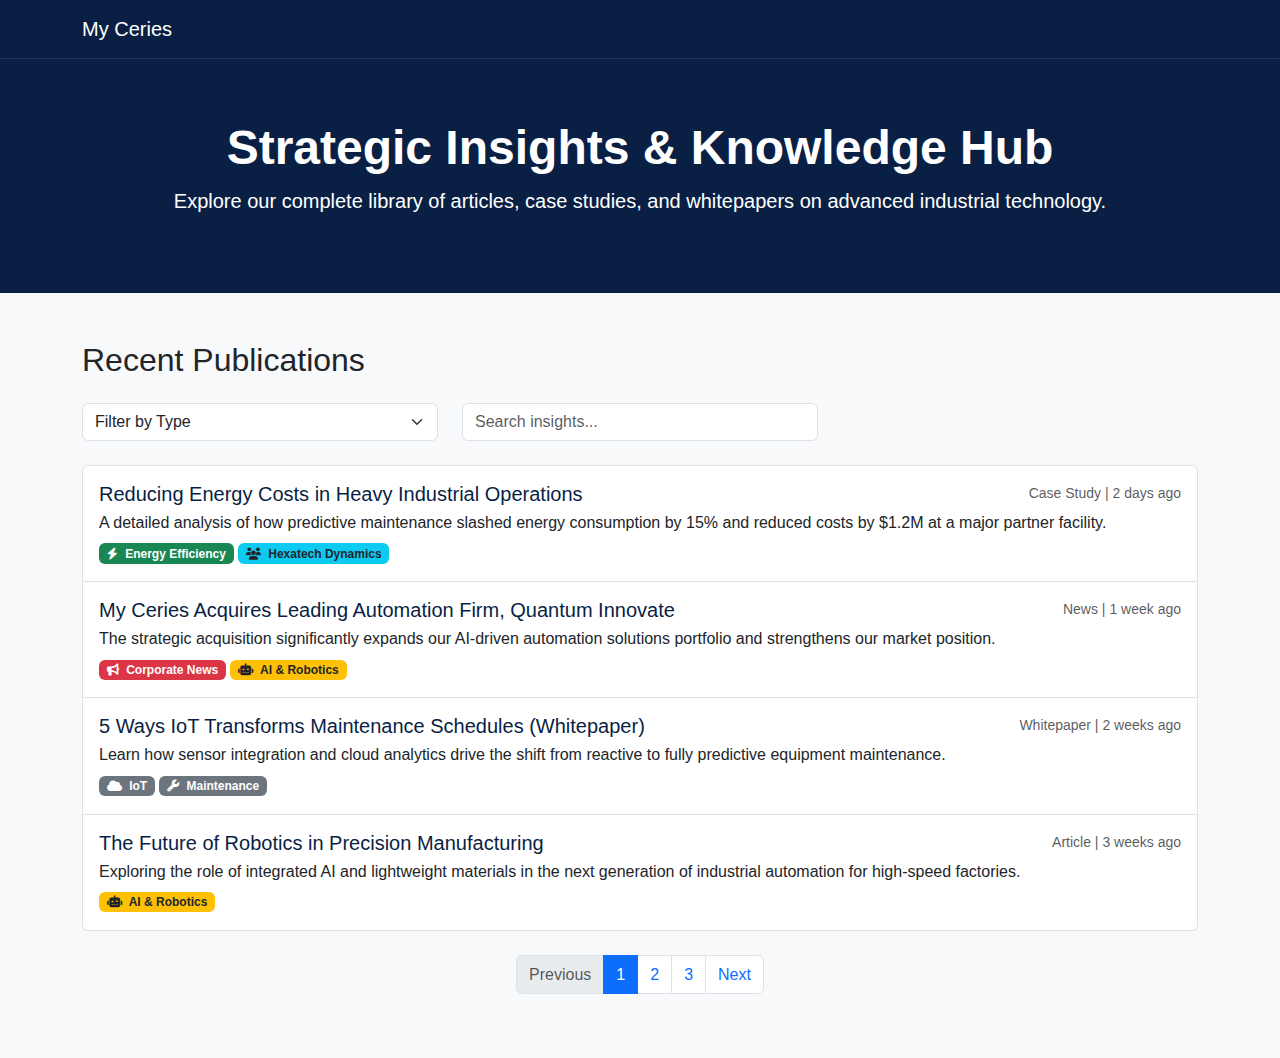
<file: insights.html>
<!DOCTYPE html>
<html lang="en">
<head>
    <meta charset="UTF-8">
    <meta name="viewport" content="width=device-width, initial-scale=1.0">
    <title>All Insights - My Ceries</title>
    
    <link href="https://cdn.jsdelivr.net/npm/bootstrap@5.3.3/dist/css/bootstrap.min.css" rel="stylesheet">
    <link rel="stylesheet" href="https://cdnjs.cloudflare.com/ajax/libs/font-awesome/6.5.2/css/all.min.css">
    <link rel="stylesheet" href="style.css"> 

    <style>
        :root { --primary-blue: #0A1F44; }
        .bg-dark-custom { background-color: var(--primary-blue) !important; }
        .jumbotron { background-color: var(--primary-blue); color: white; padding: 60px 0; }
        .insights-list { min-height: 80vh; }
    </style>
</head>
<body>

    <nav class="navbar navbar-expand-lg navbar-dark bg-dark-custom sticky-top">
        <div class="container">
            <a class="navbar-brand" href="index.html">My Ceries</a>
            </div>
    </nav>
    <div class="jumbotron text-center">
        <div class="container">
            <h1 class="display-5 fw-bold">Strategic Insights & Knowledge Hub</h1>
            <p class="lead">Explore our complete library of articles, case studies, and whitepapers on advanced industrial technology.</p>
        </div>
    </div>

    <section class="insights-list container py-5">
        <h2 class="mb-4">Recent Publications</h2>
        
        <div class="row mb-4">
            <div class="col-md-4">
                <select class="form-select" aria-label="Filter by Type">
                    <option selected>Filter by Type</option>
                    <option value="case-study">Case Study</option>
                    <option value="article">Article</option>
                    <option value="whitepaper">Whitepaper</option>
                    <option value="news">News</option>
                </select>
            </div>
            <div class="col-md-4">
                <input type="text" class="form-control" placeholder="Search insights...">
            </div>
        </div>

        <div class="list-group">
            
            <a href="#" class="list-group-item list-group-item-action py-3">
                <div class="d-flex w-100 justify-content-between">
                    <h5 class="mb-1 text-primary">Reducing Energy Costs in Heavy Industrial Operations</h5>
                    <small class="text-muted">Case Study | 2 days ago</small>
                </div>
                <p class="mb-1">A detailed analysis of how predictive maintenance slashed energy consumption by 15% and reduced costs by $1.2M at a major partner facility.</p>
                <small class="badge bg-success"><i class="fas fa-bolt me-1"></i> Energy Efficiency</small>
                <small class="badge bg-info text-dark"><i class="fas fa-users me-1"></i> Hexatech Dynamics</small>
            </a>

            <a href="#" class="list-group-item list-group-item-action py-3">
                <div class="d-flex w-100 justify-content-between">
                    <h5 class="mb-1 text-primary">My Ceries Acquires Leading Automation Firm, Quantum Innovate</h5>
                    <small class="text-muted">News | 1 week ago</small>
                </div>
                <p class="mb-1">The strategic acquisition significantly expands our AI-driven automation solutions portfolio and strengthens our market position.</p>
                <small class="badge bg-danger"><i class="fas fa-bullhorn me-1"></i> Corporate News</small>
                <small class="badge bg-warning text-dark"><i class="fas fa-robot me-1"></i> AI & Robotics</small>
            </a>

            <a href="#" class="list-group-item list-group-item-action py-3">
                <div class="d-flex w-100 justify-content-between">
                    <h5 class="mb-1 text-primary">5 Ways IoT Transforms Maintenance Schedules (Whitepaper)</h5>
                    <small class="text-muted">Whitepaper | 2 weeks ago</small>
                </div>
                <p class="mb-1">Learn how sensor integration and cloud analytics drive the shift from reactive to fully predictive equipment maintenance.</p>
                <small class="badge bg-secondary"><i class="fas fa-cloud me-1"></i> IoT</small>
                <small class="badge bg-secondary"><i class="fas fa-wrench me-1"></i> Maintenance</small>
            </a>
            
             <a href="#" class="list-group-item list-group-item-action py-3">
                <div class="d-flex w-100 justify-content-between">
                    <h5 class="mb-1 text-primary">The Future of Robotics in Precision Manufacturing</h5>
                    <small class="text-muted">Article | 3 weeks ago</small>
                </div>
                <p class="mb-1">Exploring the role of integrated AI and lightweight materials in the next generation of industrial automation for high-speed factories.</p>
                <small class="badge bg-warning text-dark"><i class="fas fa-robot me-1"></i> AI & Robotics</small>
            </a>
            
        </div>
        
        <nav class="mt-4">
            <ul class="pagination justify-content-center">
                <li class="page-item disabled"><a class="page-link" href="#">Previous</a></li>
                <li class="page-item active"><a class="page-link" href="#">1</a></li>
                <li class="page-item"><a class="page-link" href="#">2</a></li>
                <li class="page-item"><a class="page-link" href="#">3</a></li>
                <li class="page-item"><a class="page-link" href="#">Next</a></li>
            </ul>
        </nav>

    </section>
    
    <script src="https://cdn.jsdelivr.net/npm/bootstrap@5.3.3/dist/js/bootstrap.bundle.min.js"></script>
    </body>
</html>
</file>
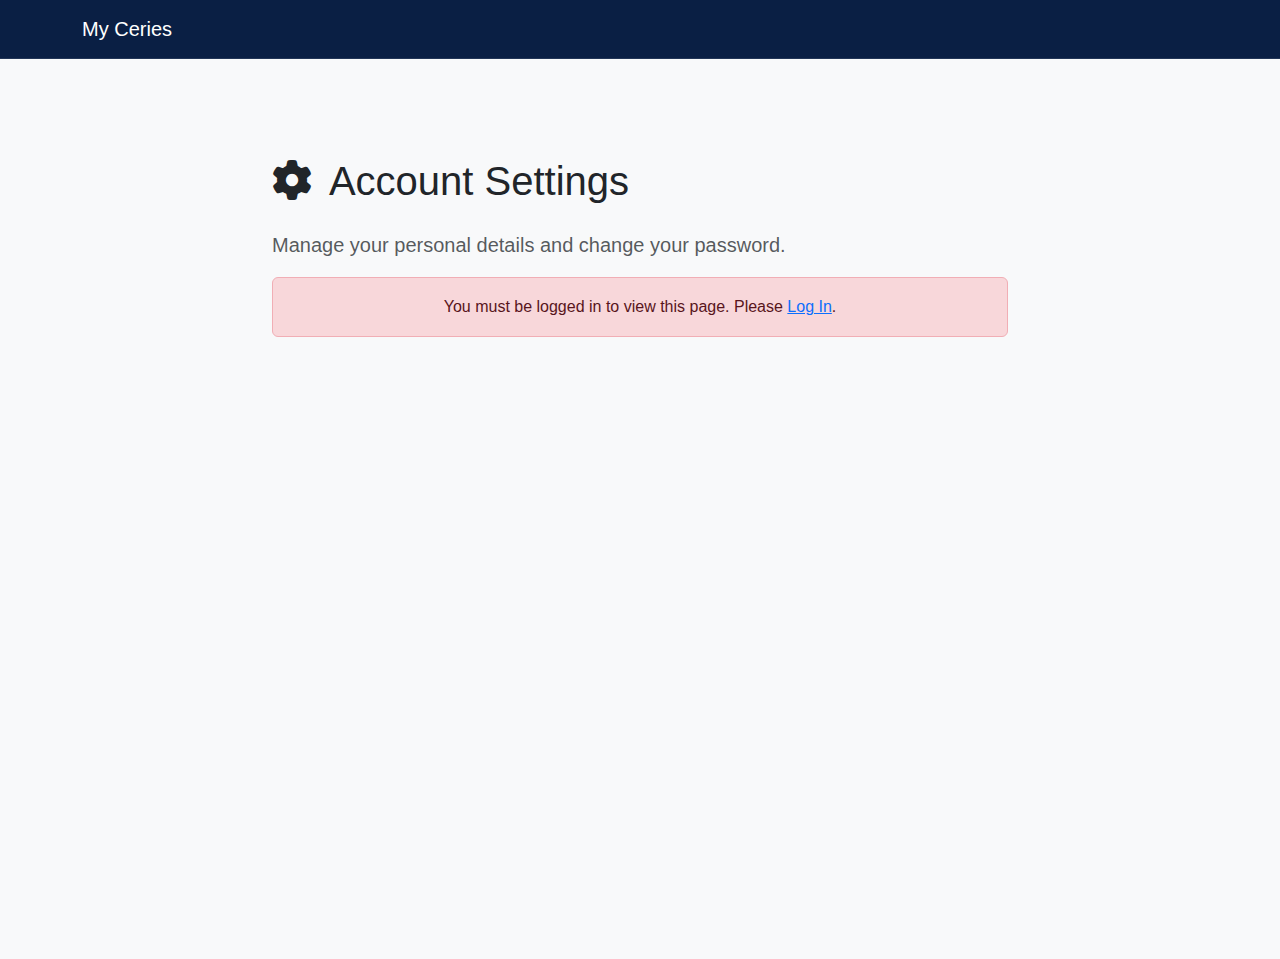
<file: profile.html>
<!DOCTYPE html>
<html lang="en">
<head>
    <meta charset="UTF-8">
    <meta name="viewport" content="width=device-width, initial-scale=1.0">
    <title>Account Settings - My Ceries</title>
    
<link href="https://cdn.jsdelivr.net/npm/bootstrap@5.3.3/dist/css/bootstrap.min.css" rel="stylesheet">
    
<link rel="stylesheet" href="https://cdnjs.cloudflare.com/ajax/libs/font-awesome/6.5.2/css/all.min.css">
    
<link rel="stylesheet" href="style.css"> 

    <style>
        :root { --primary-blue: #0A1F44; }
        .bg-dark { background-color: var(--primary-blue) !important; }
        .profile-page { min-height: 100vh; background-color: #f8f9fa; padding-top: 50px; }
        .card-header { background-color: var(--primary-blue); color: white; }
    </style>
</head>
<body>

    <nav class="navbar navbar-expand-lg navbar-dark bg-dark sticky-top">
        <div class="container">
            <a class="navbar-brand" href="index.html">My Ceries</a>
            <button class="btn btn-sm btn-outline-light" id="logoutButton">Log Out</button>
        </div>
    </nav>
    <div class="profile-page container">
        
        <div class="row justify-content-center pt-5">
            <div class="col-lg-8">
                
                <h1 class="mb-4"><i class="fas fa-cog me-2"></i> Account Settings</h1>
                <p class="lead text-muted">Manage your personal details and change your password.</p>

                <div id="accessDenied" style="display: none;">
                    <div class="alert alert-danger text-center" role="alert">
                        You must be logged in to view this page. Please <a href="account.html">Log In</a>.
                    </div>
                </div>

                <div id="profileContent" style="display: none;">
                    
                    <div class="card shadow-sm mb-4">
                        <div class="card-header">
                            <h5 class="mb-0">Client Details</h5>
                        </div>
                        <div class="card-body">
                            <form id="profileDetailsForm" class="needs-validation" novalidate>
                                <div class="mb-3">
                                    <label for="profileCompanyName" class="form-label">Company Name</label>
                                    <input type="text" class="form-control" id="profileCompanyName" name="companyName" required>
                                </div>
                                <div class="mb-3">
                                    <label for="profileFullName" class="form-label">Full Name</label>
                                    <input type="text" class="form-control" id="profileFullName" name="fullName" required>
                                </div>
                                <div class="mb-3">
                                    <label for="profileEmail" class="form-label">Access Email</label>
                                    <input type="email" class="form-control" id="profileEmail" name="email" required>
                                </div>
                                <div class="mb-3">
                                    <label class="form-label">Registered Since</label>
                                    <input type="text" class="form-control" id="profileRegistrationDate" readonly>
                                </div>
                                <button type="submit" class="btn btn-primary"><i class="fas fa-save me-2"></i> Update Details</button>
                            </form>
                        </div>
                    </div>

                    <div class="card shadow-sm">
                        <div class="card-header">
                            <h5 class="mb-0">Change Password</h5>
                        </div>
                        <div class="card-body">
                            <form id="passwordChangeForm" class="needs-validation" novalidate>
                                <div class="mb-3">
                                    <label for="newPassword" class="form-label">New Password</label>
                                    <input type="password" class="form-control" id="newPassword" required minlength="6">
                                    <div class="invalid-feedback">Password must be at least 6 characters.</div>
                                </div>
                                <div class="mb-3">
                                    <label for="confirmNewPassword" class="form-label">Confirm New Password</label>
                                    <input type="password" class="form-control" id="confirmNewPassword" required>
                                    <div class="invalid-feedback" id="passwordMatchFeedback">Passwords must match.</div>
                                </div>
                                <button type="submit" class="btn btn-warning"><i class="fas fa-key me-2"></i> Change Password</button>
                            </form>
                        </div>
                    </div>
                    
                </div>
            </div>
        </div>

    </div>

    <script src="https://cdn.jsdelivr.net/npm/bootstrap@5.3.3/dist/js/bootstrap.bundle.min.js"></script>
    
<script>
    document.addEventListener('DOMContentLoaded', function() {
        const currentUserData = sessionStorage.getItem('currentUser');
        const accessDenied = document.getElementById('accessDenied');
        const profileContent = document.getElementById('profileContent');
        const logoutButton = document.getElementById('logoutButton');

        if (!currentUserData) {
            // Not logged in: Show access denied
            accessDenied.style.display = 'block';
            logoutButton.style.display = 'none';
            return; 
        }

        // Logged in: Show content
        profileContent.style.display = 'block';
        logoutButton.style.display = 'block';
        let currentUser = JSON.parse(currentUserData); // Use let to allow modifications

        // 1. Populate Details Form
        const profileDetailsForm = document.getElementById('profileDetailsForm');
        document.getElementById('profileCompanyName').value = currentUser.companyName;
        document.getElementById('profileFullName').value = currentUser.fullName;
        document.getElementById('profileEmail').value = currentUser.email;
        document.getElementById('profileRegistrationDate').value = new Date(currentUser.registrationDate).toLocaleDateString();

        // 2. Handle Details Update
        profileDetailsForm.addEventListener('submit', function(event) {
            event.preventDefault();
            event.stopPropagation();
            
            if (profileDetailsForm.checkValidity()) {
                // Update the currentUser object
                currentUser.companyName = document.getElementById('profileCompanyName').value;
                currentUser.fullName = document.getElementById('profileFullName').value;
                currentUser.email = document.getElementById('profileEmail').value;

                // 2a. Update localStorage and sessionStorage
                let allUsers = JSON.parse(localStorage.getItem('registeredUsers') || '{}');
                // IMPORTANT: Remove the old entry and add the new one (in case email changed)
                // For this simulation, we'll assume the email field is the unique key
                
                // Remove old user data (using the original email as the key)
                const originalEmail = JSON.parse(sessionStorage.getItem('currentUser')).email;
                if (originalEmail !== currentUser.email) {
                    delete allUsers[originalEmail];
                }
                
                allUsers[currentUser.email] = {...currentUser, password: allUsers[originalEmail] ? allUsers[originalEmail].password : currentUser.password};
                
                // Ensure password is carried over (since it's not in the form)
                if (originalEmail !== currentUser.email && allUsers[originalEmail]) {
                     allUsers[currentUser.email].password = allUsers[originalEmail].password;
                } else if (!allUsers[currentUser.email].password) {
                     allUsers[currentUser.email].password = currentUser.password;
                }

                localStorage.setItem('registeredUsers', JSON.stringify(allUsers));
                sessionStorage.setItem('currentUser', JSON.stringify(currentUser)); 
                
                alert('Account details updated successfully!');
                window.location.reload(); // Reload to refresh data and navbar name if needed

            }
            profileDetailsForm.classList.add('was-validated');
        });

        // 3. Handle Password Change
        const passwordChangeForm = document.getElementById('passwordChangeForm');
        passwordChangeForm.addEventListener('submit', function(event) {
            event.preventDefault();
            event.stopPropagation();
            
            const newPassword = document.getElementById('newPassword');
            const confirmNewPassword = document.getElementById('confirmNewPassword');
            const passwordMatchFeedback = document.getElementById('passwordMatchFeedback');

            // Client-side validation: Password Match
            if (newPassword.value !== confirmNewPassword.value) {
                confirmNewPassword.setCustomValidity("Passwords must match.");
                passwordMatchFeedback.textContent = "Passwords must match.";
            } else {
                confirmNewPassword.setCustomValidity(""); 
            }

            if (passwordChangeForm.checkValidity()) {
                // 3a. Update currentUser object and persistent storage
                currentUser.password = newPassword.value;

                let allUsers = JSON.parse(localStorage.getItem('registeredUsers') || '{}');
                allUsers[currentUser.email] = currentUser; // Update the user entry with the new password
                localStorage.setItem('registeredUsers', JSON.stringify(allUsers));
                sessionStorage.setItem('currentUser', JSON.stringify(currentUser)); // Update session data
                
                alert('Password changed successfully! Please log in again.');
                sessionStorage.removeItem('currentUser');
                window.location.href = 'account.html'; // Force relogin after password change

            }
            passwordChangeForm.classList.add('was-validated');
        });
        
        // 4. Handle Logout
        logoutButton.addEventListener('click', function() {
            sessionStorage.removeItem('currentUser');
            alert('You have been successfully logged out.');
            window.location.href = 'account.html';
        });
    });
</script>
</body>
</html>
</file>
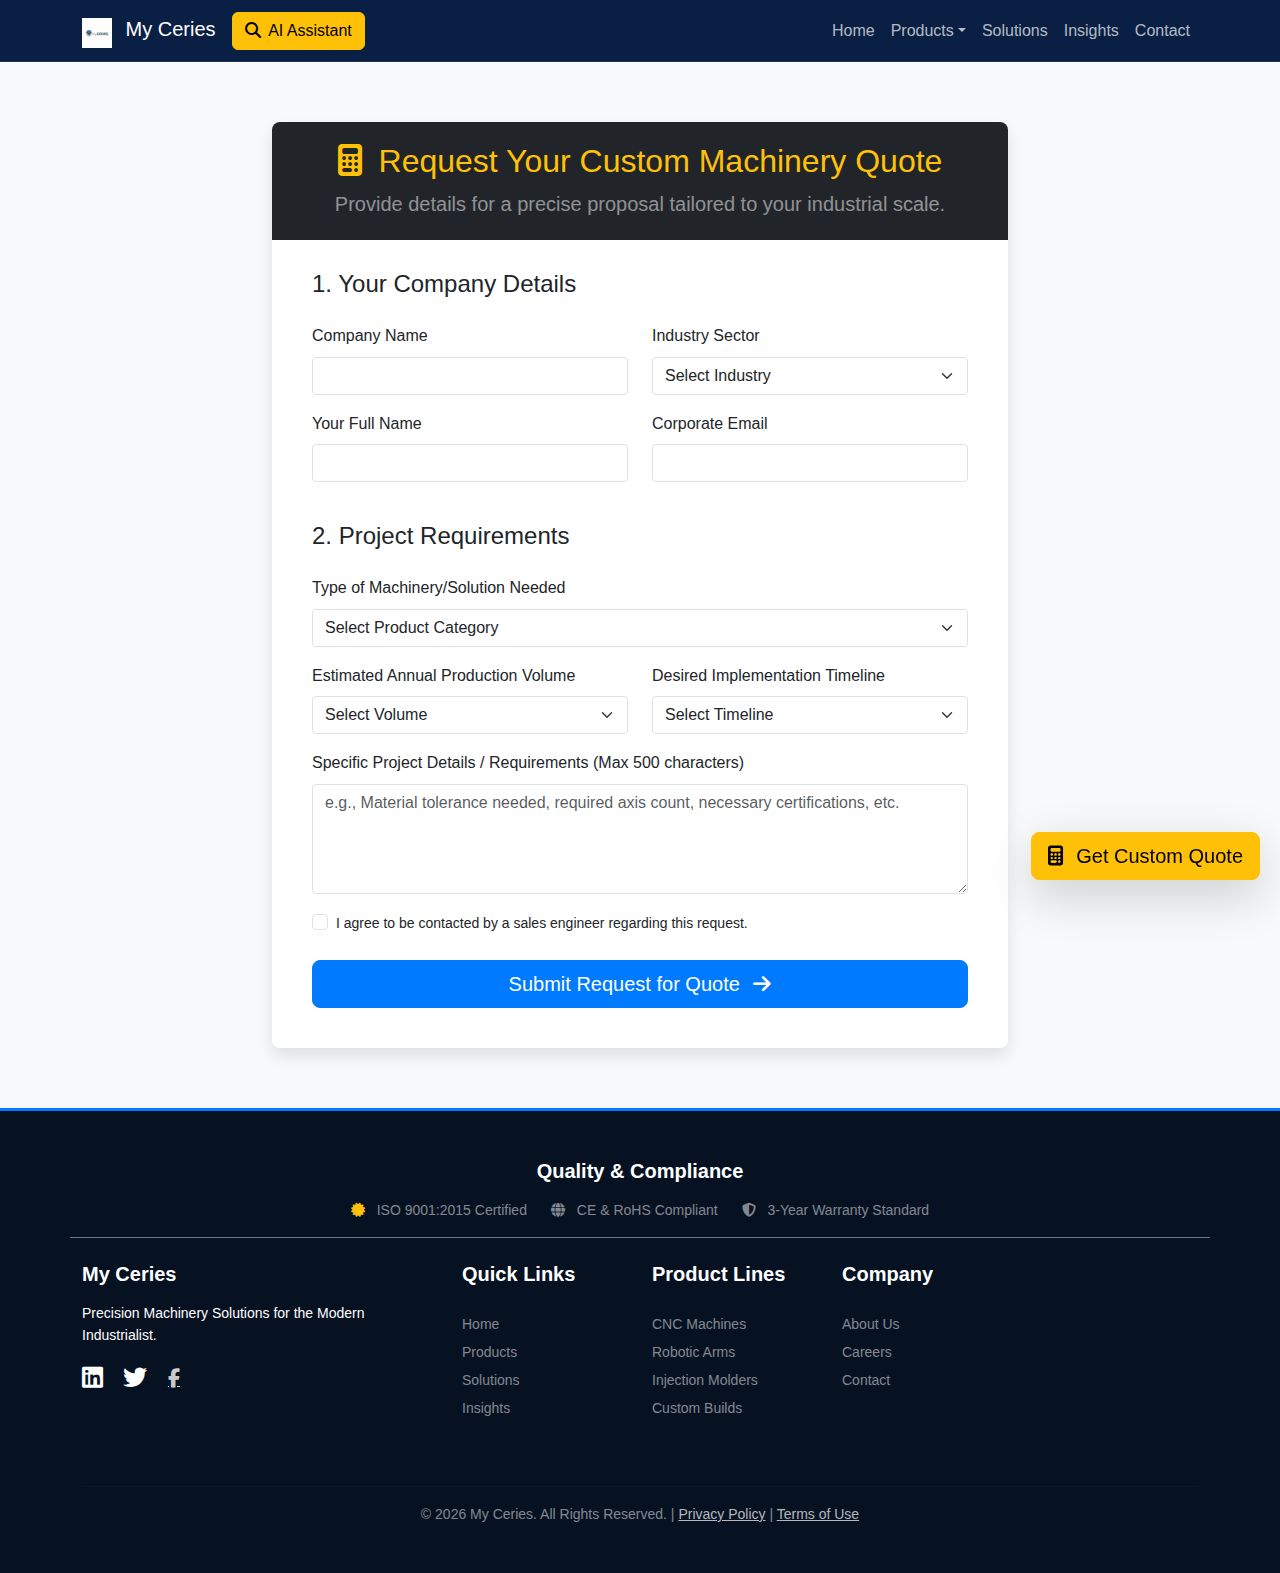
<file: quote.html>
<!DOCTYPE html>
<html lang="en">
<head>
    <meta charset="UTF-8">
    <meta name="viewport" content="width=device-width, initial-scale=1.0">
    <title>Request a Custom Quote - My Ceries</title>
    
<link href="https://cdn.jsdelivr.net/npm/bootstrap@5.3.3/dist/css/bootstrap.min.css" rel="stylesheet">
    
<link rel="stylesheet" href="https://cdnjs.cloudflare.com/ajax/libs/font-awesome/6.5.2/css/all.min.css">
    
<link rel="stylesheet" href="style.css"> 

    <style>
        .quote-page { min-height: 80vh; padding: 60px 0; background-color: #f8f9fa; }
        .quote-card { background-color: #fff; padding: 40px; border-radius: 8px; box-shadow: 0 8px 16px rgba(0, 0, 0, 0.1); }
        .quote-header { background-color: var(--bs-dark); color: #fff; padding: 20px; border-radius: 8px 8px 0 0; margin: -40px -40px 30px; }
        .form-select, .form-control { border-radius: 4px; }
    </style>
</head>
<body>

    <nav class="navbar navbar-expand-lg navbar-dark bg-dark sticky-top">
        <div class="container">
            <a class="navbar-brand" href="index.html">
                <img src="images/logo1 (2).png" alt="My Ceries Logo" height="30" class="d-inline-block align-text-top">
                <span class="ms-2">My Ceries</span>
            </a>
            <button class="btn btn-warning ms-auto me-2" type="button" data-bs-toggle="offcanvas" data-bs-target="#offcanvasExample" aria-controls="offcanvasExample">
                <i class="fas fa-search me-1"></i> AI Assistant
            </button>
            <button class="navbar-toggler" type="button" data-bs-toggle="collapse" data-bs-target="#navbarNav" aria-controls="navbarNav" aria-expanded="false" aria-label="Toggle navigation">
                <span class="navbar-toggler-icon"></span>
            </button>
            <div class="collapse navbar-collapse justify-content-end" id="navbarNav">
                <ul class="navbar-nav">
                    <li class="nav-item"><a class="nav-link" href="index.html#hero">Home</a></li>
                    
                    <li class="nav-item dropdown">
                        <a class="nav-link dropdown-toggle" href="#" id="productsDropdown" role="button" data-bs-toggle="dropdown" aria-expanded="false">Products</a>
                        <ul class="dropdown-menu dropdown-menu-dark" aria-labelledby="productsDropdown">
                            <li><a class="dropdown-item" href="cnc-milling.html">CNC Milling Machines</a></li>
                            <li><a class="dropdown-item" href="#">High-Speed Robotics</a></li>
                            <li><a class="dropdown-item" href="#">Precision Laser Cutters</a></li>
                            <li><hr class="dropdown-divider"></li>
                            <li><a class="dropdown-item" href="#">View All Products</a></li>
                        </ul>
                    </li>
                    
                    <li class="nav-item"><a class="nav-link" href="index.html#services">Solutions</a></li>
                    <li class="nav-item"><a class="nav-link" href="index.html#insights">Insights</a></li>
                    <li class="nav-item"><a class="nav-link" href="contact.html">Contact</a></li>
                </ul>
            </div>
        </div>
    </nav>
    <section class="quote-page">
        <div class="container">
            <div class="row justify-content-center">
                <div class="col-lg-8 col-md-10">
                    <div class="quote-card">
                        <div class="quote-header text-center">
                            <h2 class="mb-2 text-warning"><i class="fas fa-calculator me-2"></i> Request Your Custom Machinery Quote</h2>
                            <p class="lead mb-0 text-white-50">Provide details for a precise proposal tailored to your industrial scale.</p>
                        </div>
                        
                        <form id="customQuoteForm" class="needs-validation" novalidate>
                            <h4 class="mb-4">1. Your Company Details</h4>
                            <div class="row">
                                <div class="col-md-6 mb-3">
                                    <label for="companyName" class="form-label">Company Name</label>
                                    <input type="text" class="form-control" id="companyName" required>
                                    <div class="invalid-feedback">Company name is required.</div>
                                </div>
                                <div class="col-md-6 mb-3">
                                    <label for="industry" class="form-label">Industry Sector</label>
                                    <select class="form-select" id="industry" required>
                                        <option value="" disabled selected>Select Industry</option>
                                        <option value="aerospace">Aerospace & Defense</option>
                                        <option value="automotive">Automotive</option>
                                        <option value="medical">Medical Devices</option>
                                        <option value="energy">Energy & Power</option>
                                        <option value="general">General Manufacturing</option>
                                        <option value="other">Other</option>
                                    </select>
                                    <div class="invalid-feedback">Please select your industry.</div>
                                </div>
                            </div>
                            <div class="row">
                                <div class="col-md-6 mb-3">
                                    <label for="fullName" class="form-label">Your Full Name</label>
                                    <input type="text" class="form-control" id="fullName" required>
                                    <div class="invalid-feedback">Your name is required.</div>
                                </div>
                                <div class="col-md-6 mb-3">
                                    <label for="emailAddress" class="form-label">Corporate Email</label>
                                    <input type="email" class="form-control" id="emailAddress" required>
                                    <div class="invalid-feedback">A valid corporate email is required.</div>
                                </div>
                            </div>

                            <h4 class="mb-4 mt-4">2. Project Requirements</h4>
                            <div class="mb-3">
                                <label for="machineType" class="form-label">Type of Machinery/Solution Needed</label>
                                <select class="form-select" id="machineType" required>
                                    <option value="" disabled selected>Select Product Category</option>
                                    <option value="cnc_milling">CNC Milling/Machining</option>
                                    <option value="robotics">Industrial Robotics/Automation</option>
                                    <option value="laser">Laser Cutting/Welding</option>
                                    <option value="custom">Bespoke Custom Build</option>
                                    <option value="other_solution">General Inquiry / Other</option>
                                </select>
                                <div class="invalid-feedback">Please select a machine type.</div>
                            </div>

                            <div class="row">
                                <div class="col-md-6 mb-3">
                                    <label for="volume" class="form-label">Estimated Annual Production Volume</label>
                                    <select class="form-select" id="volume" required>
                                        <option value="" disabled selected>Select Volume</option>
                                        <option value="low">Low (Under 10,000 units)</option>
                                        <option value="medium">Medium (10,000 - 100,000 units)</option>
                                        <option value="high">High (Over 100,000 units)</option>
                                        <option value="n/a">Not Applicable / R&D</option>
                                    </select>
                                    <div class="invalid-feedback">Production volume is required.</div>
                                </div>
                                <div class="col-md-6 mb-3">
                                    <label for="timeline" class="form-label">Desired Implementation Timeline</label>
                                    <select class="form-select" id="timeline" required>
                                        <option value="" disabled selected>Select Timeline</option>
                                        <option value="urgent">Urgent (3 months or less)</option>
                                        <option value="6months">3 - 6 months</option>
                                        <option value="1year">6 - 12 months</option>
                                        <option value="future">1+ Year / Future Planning</option>
                                    </select>
                                    <div class="invalid-feedback">A timeline selection is required.</div>
                                </div>
                            </div>

                            <div class="mb-3">
                                <label for="projectDetails" class="form-label">Specific Project Details / Requirements (Max 500 characters)</label>
                                <textarea class="form-control" id="projectDetails" rows="4" maxlength="500" placeholder="e.g., Material tolerance needed, required axis count, necessary certifications, etc." required></textarea>
                                <div class="invalid-feedback">Please describe your project details.</div>
                            </div>

                            <div class="form-check mb-4">
                                <input class="form-check-input" type="checkbox" id="ndaCheck" required>
                                <label class="form-check-label small" for="ndaCheck">
                                    I agree to be contacted by a sales engineer regarding this request.
                                </label>
                            </div>

                            <button type="submit" class="btn btn-primary btn-lg w-100">Submit Request for Quote <i class="fas fa-arrow-right ms-2"></i></button>
                        </form>
                    </div>
                </div>
            </div>
        </div>
    </section>
    <footer class="footer-section py-5 text-white">
        <div class="container">
            <div class="row mb-4 pb-3 border-bottom border-secondary">
                <div class="col-12 text-center">
                    <h5 class="mb-3">Quality & Compliance</h5>
                    <div class="d-flex justify-content-center flex-wrap gap-4">
                        <div class="text-white-50 small"><i class="fas fa-certificate text-warning me-2"></i> ISO 9001:2015 Certified</div>
                        <div class="text-white-50 small"><i class="fas fa-globe me-2"></i> CE & RoHS Compliant</div>
                        <div class="text-white-50 small"><i class="fas fa-shield-alt me-2"></i> 3-Year Warranty Standard</div>
                    </div>
                </div>
            </div>
            <div class="row">
                <div class="col-lg-4 mb-4">
                    <h5 class="mb-3">My Ceries</h5>
                    <p class="small">Precision Machinery Solutions for the Modern Industrialist.</p>
                    <div class="social-icons mt-3">
                        <a href="#" class="text-white me-3"><i class="fab fa-linkedin fa-lg"></i></a>
                        <a href="#" class="text-white me-3"><i class="fab fa-twitter fa-lg"></i></a>
                        <a href="#" class="fab fa-facebook-f fa-lg"></i></a>
                    </div>
                </div>

                <div class="col-lg-2 col-md-4 mb-4">
                    <h5>Quick Links</h5>
                    <ul class="list-unstyled small">
                        <li><a href="index.html#hero" class="text-white-50 text-decoration-none">Home</a></li>
                        <li><a href="cnc-milling.html" class="text-white-50 text-decoration-none">Products</a></li>
                        <li><a href="index.html#services" class="text-white-50 text-decoration-none">Solutions</a></li>
                        <li><a href="index.html#insights" class="text-white-50 text-decoration-none">Insights</a></li>
                    </ul>
                </div>

                <div class="col-lg-2 col-md-4 mb-4">
                    <h5>Product Lines</h5>
                    <ul class="list-unstyled small">
                        <li><a href="cnc-milling.html" class="text-white-50 text-decoration-none">CNC Machines</a></li>
                        <li><a href="#" class="text-white-50 text-decoration-none">Robotic Arms</a></li>
                        <li><a href="#" class="text-white-50 text-decoration-none">Injection Molders</a></li>
                        <li><a href="#" class="text-white-50 text-decoration-none">Custom Builds</a></li>
                    </ul>
                </div>

                <div class="col-lg-2 col-md-4 mb-4">
                    <h5>Company</h5>
                    <ul class="list-unstyled small">
                        <li><a href="#" class="text-white-50 text-decoration-none">About Us</a></li>
                        <li><a href="#" class="text-white-50 text-decoration-none">Careers</a></li>
                        <li><a href="contact.html" class="text-white-50 text-decoration-none">Contact</a></li>
                    </ul>
                </div>
            </div>
            <hr class="mt-4 mb-3">
            <div class="text-center small text-white-50">
                &copy; <span id="year-quote"></span> My Ceries. All Rights Reserved. | <a href="#" class="text-white-50">Privacy Policy</a> | <a href="#" class="text-white-50">Terms of Use</a>
            </div>
        </div>
    </footer>


    <div class="sticky-cta">
        <a href="quote.html" class="btn btn-warning btn-lg shadow-lg">
            <i class="fas fa-calculator me-2"></i> Get Custom Quote
        </a>
    </div>

    <div class="cookie-banner" id="cookieConsentBanner">
        <div class="container d-flex justify-content-between align-items-center">
            <p class="mb-0 small me-3">
                This website uses essential cookies to ensure full site functionality and enhance your experience. By continuing, you agree to our <a href="#" class="text-info text-decoration-none">Privacy Policy</a>.
            </p>
            <button id="acceptCookies" class="btn btn-primary btn-sm flex-shrink-0">Accept & Close</button>
        </div>
    </div>
    <div class="offcanvas offcanvas-end bg-dark text-white" tabindex="-1" id="offcanvasExample" aria-labelledby="offcanvasExampleLabel">
        <div class="offcanvas-header">
            <h5 class="offcanvas-title text-warning" id="offcanvasExampleLabel"><i class="fas fa-robot me-2"></i> My Ceries AI Assistant</h5>
            <button type="button" class="btn-close text-reset btn-close-white" data-bs-dismiss="offcanvas" aria-label="Close"></button>
        </div>
        <div class="offcanvas-body">
            <p class="small text-muted">Ask our AI about specific machine specs, industrial applications, or general product information.</p>
            <div class="mb-3">
                <textarea class="form-control" id="aiQuery" rows="3" placeholder="Ask about the Hydra-Cut 5-Axis Mill's tolerance..."></textarea>
            </div>
            <button class="btn btn-warning w-100 mb-4" id="sendAIQuery">Send Query</button>
            
            <div class="mt-3">
                <h6>AI Response:</h6>
                <div id="aiResponse" class="p-3 bg-secondary rounded small">
                    <p class="text-white-50 mb-0">The AI will respond here...</p>
                </div>
            </div>
        </div>
    </div>
    <script src="https://cdn.jsdelivr.net/npm/bootstrap@5.3.3/dist/js/bootstrap.bundle.min.js"></script>
    
<script>
    document.addEventListener('DOMContentLoaded', function() {
        // Set year in footer
        const yearSpan = document.getElementById('year-quote');
        if (yearSpan) {
            yearSpan.textContent = new Date().getFullYear();
        }

        const quoteForm = document.getElementById('customQuoteForm');
        if (quoteForm) {
            quoteForm.addEventListener('submit', function(event) {
                event.preventDefault();
                event.stopPropagation();

                if (quoteForm.checkValidity()) {
                    
                    const formData = new new FormData(quoteForm);
                    
                    // Extract key data for the admin notification
                    const company = formData.get('companyName');
                    const email = formData.get('emailAddress');
                    const machine = formData.get('machineType');
                    
                    // 💻 LEAD TRACKING & ADMIN MONITORING (SIMULATION) 💻
                    const leadData = {
                        type: "Custom Quote Request",
                        company: company,
                        contact_name: formData.get('fullName'),
                        email: email,
                        industry: formData.get('industry'),
                        machine_type: machine,
                        volume: formData.get('volume'),
                        timeline: formData.get('timeline'),
                        details: formData.get('projectDetails'),
                        timestamp: new Date().toISOString()
                    };

                    // 🎯 ACTUAL BACKEND STEP: Send leadData to a Server/Database via API
                    console.log("--- HIGH-PRIORITY QUOTE LEAD TRACKED ---");
                    console.log(leadData);
                    console.log("---------------------------------------");

                    alert(`Request Submitted! Thank you, ${formData.get('fullName')}. A sales engineer from My Ceries will contact you at ${email} within 24 hours to discuss your quote.`);
                    
                    // Reset form and validation
                    quoteForm.reset();
                    quoteForm.classList.remove('was-validated');

                } else {
                    quoteForm.classList.add('was-validated');
                }
            }, false);
        }

        // AI Assistant Simulation Logic
        const sendAIQueryButton = document.getElementById('sendAIQuery');
        const aiQueryInput = document.getElementById('aiQuery');
        const aiResponseDiv = document.getElementById('aiResponse');

        if (sendAIQueryButton) {
            sendAIQueryButton.addEventListener('click', function() {
                const query = aiQueryInput.value.trim();
                if (query) {
                    aiResponseDiv.innerHTML = `<p class="text-white-50 mb-0"><i class="fas fa-spinner fa-spin me-2"></i> Thinking...</p>`;
                    
                    // Simulate a delay for the AI response
                    setTimeout(() => {
                        const response = generateAIResponse(query);
                        aiResponseDiv.innerHTML = `<p class="text-light mb-0">${response}</p>`;
                    }, 1500);

                } else {
                    aiResponseDiv.innerHTML = `<p class="text-danger mb-0">Please enter a question for the AI assistant.</p>`;
                }
            });
        }
        
        function generateAIResponse(query) {
            const lowerQuery = query.toLowerCase();
            
            if (lowerQuery.includes('cnc') || lowerQuery.includes('tolerance') || lowerQuery.includes('hydra-cut')) {
                return "The Hydra-Cut 5-Axis CNC Mill achieves cutting tolerances down to $0.005$ mm, specializing in aerospace-grade aluminum and titanium alloys. It utilizes our proprietary thermal stabilization system to maintain peak precision during extended runs.";
            } else if (lowerQuery.includes('warranty') || lowerQuery.includes('support')) {
                return "All My Ceries machinery comes with a standard 3-year full parts and labor warranty. We offer 24/7 technical support and predictive maintenance contracts via our IoT monitoring dashboard.";
            } else if (lowerQuery.includes('price') || lowerQuery.includes('cost')) {
                return "For precise pricing, please use the 'Request a Custom Quote' form, as costs depend on configuration, installation requirements, and service contracts.";
            } else {
                return `Thank you for asking: "${query}". For detailed technical questions, please contact our engineering team via the Contact page.`;
            }
        }
        
        // Cookie Banner Logic (Reused from script.js/other files)
        const banner = document.getElementById('cookieConsentBanner');
        const acceptButton = document.getElementById('acceptCookies');
        const cookieName = 'myceries_cookies_accepted';

        if (localStorage.getItem(cookieName) !== 'true' && banner) {
            setTimeout(() => { banner.classList.add('show'); }, 1000); 
        }

        if (acceptButton) {
            acceptButton.addEventListener('click', function() {
                localStorage.setItem(cookieName, 'true');
                banner.style.opacity = '0';
                setTimeout(() => { banner.style.display = 'none'; }, 500);
            });
        }
    });
</script>
</body>
</html>
</file>
<file: style.css>
:root {
    --primary-blue: #007bff; 
    --dark-blue: #0a1f44; 
    --footer-blue: #061122; 
    --text-light: #f8f9fa;
    --text-muted-dark-bg: #ccc;
}

body {
    font-family: 'Arial', sans-serif; 
    background-color: var(--text-light);
    line-height: 1.6;
}


.bg-dark {
    background-color: var(--dark-blue) !important; 
}

.text-primary {
    color: var(--primary-blue) !important;
}

.btn-primary {
    background-color: var(--primary-blue);
    border-color: var(--primary-blue);
    transition: all 0.3s ease;
}

.btn-primary:hover {
    background-color: #0056b3; 
    border-color: #0056b3;
}

.btn-outline-primary {
    color: var(--primary-blue);
    border-color: var(--primary-blue);
}

.btn-outline-primary:hover {
    background-color: var(--primary-blue);
    color: #fff;
}

.btn-outline-light {
    color: var(--text-light);
    border-color: var(--text-light);
    transition: all 0.3s ease;
}

.btn-outline-light:hover {
    background-color: var(--text-light);
    color: var(--dark-blue);
}


.navbar {
    border-bottom: 1px solid rgba(255, 255, 255, 0.1); 
}

.navbar-brand img {
    filter: brightness(-4);
}

.navbar-nav .nav-link {
    color: rgba(255, 255, 255, 0.7); 
    transition: color 0.3s ease;
}

.navbar-nav .nav-link:hover,
.navbar-nav .nav-link.active {
    color: #fff; 
}


.hero-section {
    background-color: var(--dark-blue);
    color: var(--text-light);
    position: relative;
    overflow: hidden;
    background-image: url('images/logo1\ \(5\).png'); 
    background-size: 500px 500px;
    /* background-repeat: repeat; */
    padding-top: 8rem !important; 
    padding-bottom: 8rem !important;
}

/* Overlay for depth and text contrast */
.hero-section::before {
    content: '';
    position: absolute;
    top: 0;
    left: 0;
    right: 0;
    bottom: 0;
    background: linear-gradient(180deg, rgba(10, 31, 68, 0.9) 0%, rgba(10, 31, 68, 0.6) 100%);
    z-index: 1;
}

.hero-section > .container {
    position: relative;
    z-index: 2; /* Ensures content is above the overlay */
}

.hero-section h1 {
    font-size: 3.5rem; /* Larger hero headline */
    max-width: 900px;
    margin-left: auto;
    margin-right: auto;
}

.hero-section .lead {
    font-size: 1.25rem;
    max-width: 700px;
    margin-left: auto;
    margin-right: auto;
    margin-bottom: 3rem !important;
}


/* Feature boxes beneath hero headline */
.feature-box {
    background-color: rgba(255, 255, 255, 0.1);
    border: 1px solid rgba(255, 255, 255, 0.2);
    border-radius: 0.5rem;
    color: var(--text-light);
    padding: 1.5rem;
    transition: all 0.3s ease;
    height: 100%; /* Ensure uniform height */
    display: flex;
    flex-direction: column;
    justify-content: center;
    align-items: center;
}

.feature-box:hover {
    background-color: rgba(255, 255, 255, 0.2);
    transform: translateY(-8px); /* Subtle lift on hover */
    box-shadow: 0 10px 20px rgba(0,0,0,0.2);
}

.feature-box i {
    color: var(--primary-blue); /* Primary blue for icons */
    margin-bottom: 0.75rem;
}

/* =======================
    C. ACHIEVEMENTS SECTION STYLES
======================== */
.achievements-section {
    background-color: var(--text-light); /* White background for this section */
    padding-top: 5rem;
    padding-bottom: 5rem;
}

.achievements-section h2 {
    color: var(--dark-blue);
    margin-bottom: 3rem;
    font-weight: bold;
}

.achievements-section .achievement-item {
    padding: 1rem;
    color: var(--dark-blue);
}

.achievements-section .achievement-item h3 {
    color: var(--primary-blue); /* Numbers in primary blue */
    font-weight: 700;
}

.achievements-section .achievement-item p {
    color: #6c757d; /* Standard muted color */
    font-weight: 500;
}

/* =======================
    D. SERVICES SECTION STYLES
======================== */
.services-section {
    background-color: var(--dark-blue);
    color: var(--text-light);
    padding-top: 5rem;
    padding-bottom: 5rem;
    border-top: 1px solid rgba(255, 255, 255, 0.1);
}

.services-section h2 {
    margin-bottom: 3rem;
    font-weight: bold;
}

.services-section .text-muted {
    color: var(--text-muted-blue-bg-) !important; /* Lighter muted text */
}

.service-card {
    background-color: rgba(255, 255, 255, 0.05) !important; /* Subtle transparent background */
    border: 1px solid rgba(42, 40, 88, 0.1) !important;
    padding: 2rem !important;
    border-radius: 0.75rem !important;
    transition: all 0.3s ease;
    height: 100%;
}

.service-card:hover {
    background-color: rgba(255, 255, 255, 0.15) !important;
    box-shadow: 0 8px 25px rgba(0, 123, 255, 0.4) !important; /* Glow effect */
    transform: translateY(-8px);
}

.service-card i {
    color: var(--primary-blue);
    margin-bottom: 1rem;
}

/* =======================
    E. TESTIMONIALS SECTION STYLES
======================== */
.testimonials-section {
    background-color: var(--dark-blue); /* Consistent dark background */
    color: var(--text-light);
    padding-top: 5rem;
    padding-bottom: 5rem;
    border-top: 1px solid rgba(255, 255, 255, 0.1);
}

.testimonials-section h2 {
    margin-bottom: 3rem;
    font-weight: bold;
}

.testimonial-box {
    background-color: rgba(203, 188, 188, 0.08); /* Slightly darker transparent than service cards */
    border-left: 5px solid var(--primary-blue); /* Distinct blue border */
    padding: 2rem;
    border-radius: 0.75rem;
}

.testimonial-box .lead {
    font-size: 1.15rem;
    line-height: 1.8;
}

.client-logo {
    width: 70px; /* Slightly larger client logo */
    height: 70px;
    object-fit: contain;
    background-color: #fff; /* White background for logo visibility */
    padding: 8px;
    border-radius: 50%;
    box-shadow: 0 2px 8px rgba(0,0,0,0.2);
}

/* =======================
    F. INSIGHTS SECTION STYLES
======================== */
.insights-section {
    background-color: var(--text-light); /* White background */
    padding-top: 5rem;
    padding-bottom: 5rem;
}

.insights-section h2 {
    color: var(--dark-blue);
    margin-bottom: 3rem;
    font-weight: bold;
}

.insights-section .card {
    border: none;
    transition: all 0.3s ease;
    background-color: #fff; /* Explicitly white for cards */
    padding: 1rem;
}

.insights-section .card:hover {
    box-shadow: 0 10px 20px rgba(0,0,0,0.1) !important;
    transform: translateY(-5px);
}

.insights-section .card-title {
    color: var(--dark-blue);
    font-weight: bold;
    font-size: 1.15rem;
    min-height: 50px; /* Ensure consistent card title height */
    display: flex;
    align-items: center;
    justify-content: center;
}

.insights-section .card-subtitle {
    text-transform: uppercase;
    font-size: 0.75rem;
    letter-spacing: 0.5px;
}

/* =======================
    G. CTA / CONTACT FORM SECTION STYLES
======================== */
.cta-form-section {
    background-color: var(--dark-blue);
    color: var(--text-light);
    padding-top: 5rem;
    padding-bottom: 5rem;
    border-top: 1px solid rgba(255, 255, 255, 0.1);
}

.cta-form-section h3 {
    font-weight: bold;
    font-size: 2.25rem;
}

.cta-form-section .lead {
    font-size: 1.15rem;
}

.cta-form-section form {
    background-color: #fff; /* White form background */
    padding: 2.5rem !important;
    border-radius: 0.75rem !important;
    box-shadow: 0 10px 30px rgba(0,0,0,0.3);
}

.cta-form-section .form-control {
    border: 1px solid #ced4da;
    padding: 0.75rem 1rem;
    font-size: 1rem;
}

.cta-form-section .form-check-label a {
    font-weight: bold;
    text-decoration: none;
}

/* =======================
    H. FOOTER STYLES
======================== */
.footer-section {
    background-color: var(--footer-blue);
    color: rgba(255, 255, 255, 0.7);
    padding-top: 4rem;
    padding-bottom: 2rem;
    border-top: 3px solid var(--primary-blue); /* Prominent blue line */
}

.footer-section h5 {
    color: #fff;
    margin-bottom: 1.5rem;
    font-weight: bold;
}

.footer-section .list-unstyled li a {
    color: rgba(255, 255, 255, 0.6);
    text-decoration: none;
    line-height: 2;
    transition: color 0.2s ease;
}

.footer-section .list-unstyled li a:hover {
    color: var(--primary-blue) !important;
}

.footer-section .social-icons a {
    color: rgba(255, 255, 255, 0.8);
    margin-right: 1rem;
    font-size: 1.2rem;
    transition: color 0.2s ease;
}

.footer-section .social-icons a:hover {
    color: var(--primary-blue) !important;
}

.footer-section hr {
    border-color: rgba(255, 255, 255, 0.1);
}

.footer-section .text-white-50 {
    color: rgba(255, 255, 255, 0.5) !important;
}

.footer-section .text-white-50 a {
    color: rgba(255, 255, 255, 0.7) !important;
}
.footer-section .text-white-50 a:hover {
    color: var(--primary-blue) !important;
}
/* --- NEW UX Enhancements --- */

/* 1. Sticky CTA Button */
.sticky-cta {
    position: fixed;
    bottom: 20px;
    right: 20px;
    z-index: 1050; /* Above navbar (1030) */
    animation: fadeIn 0.5s ease-out;
}
/* Hide the sticky CTA on smaller screens if desired */
@media (max-width: 768px) {
    .sticky-cta {
        display: none;
    }
}

/* 2. Cookie Consent Banner */
.cookie-banner {
    position: fixed;
    bottom: 0;
    left: 0;
    width: 100%;
    z-index: 1100; /* Highest priority */
    background-color: rgba(0, 0, 0, 0.9); /* Dark overlay */
    color: #fff;
    padding: 10px 0;
    display: none; /* Hidden by default, shown by JS */
    opacity: 0;
    transition: opacity 0.5s;
}
.cookie-banner.show {
    display: block;
    opacity: 1;
}
/* --- END NEW UX Enhancements --- */
/* Custom CSS for Interactive Feature Boxes */
.feature-card {
    /* Set a minimum height for visual uniformity before expansion */
    min-height: 280px; 
    transition: all 0.3s ease-in-out;
}

.feature-card:hover {
    transform: translateY(-5px);
    box-shadow: 0 1rem 3rem rgba(0, 0, 0, 0.2) !important;
}

.feature-toggle {
    /* Important: Reset button styling */
    border: none;
    text-align: inherit;
    color: inherit !important;
    background-color: transparent !important;
    /* Important for placement: makes the button fill the card-body */
    position: absolute;
    top: 0;
    left: 0;
    z-index: 10;
    cursor: pointer;
    text-decoration: none;
    transition: all 0.2s;
}

.feature-toggle:focus, .feature-toggle:active {
    outline: none;
    box-shadow: none;
}

/* 3. Arrow Rotation Effect */
.expand-icon {
    transition: transform 0.3s ease;
}

.feature-toggle[aria-expanded="true"] .expand-icon {
    transform: rotate(180deg);
}

/* Hide the body content when collapsed */
.collapse:not(.show) .card-footer {
    display: none;
}

/* Ensure card footer sits correctly */
.card-footer {
    border-radius: 0 0 0.375rem 0.375rem; /* Match Bootstrap card corner radius */
    border-top: 1px solid rgba(168, 138, 138, 0.1);
}

/* Arrow Rotation CSS (Crucial for visual feedback) */
.expand-icon {
    transition: transform 0.3s ease;
    display: inline-block;
}

/* When the card is expanded, rotate the arrow 180 degrees */
.card-header[aria-expanded="true"] .expand-icon {
    transform: rotate(180deg);
}
</file>
